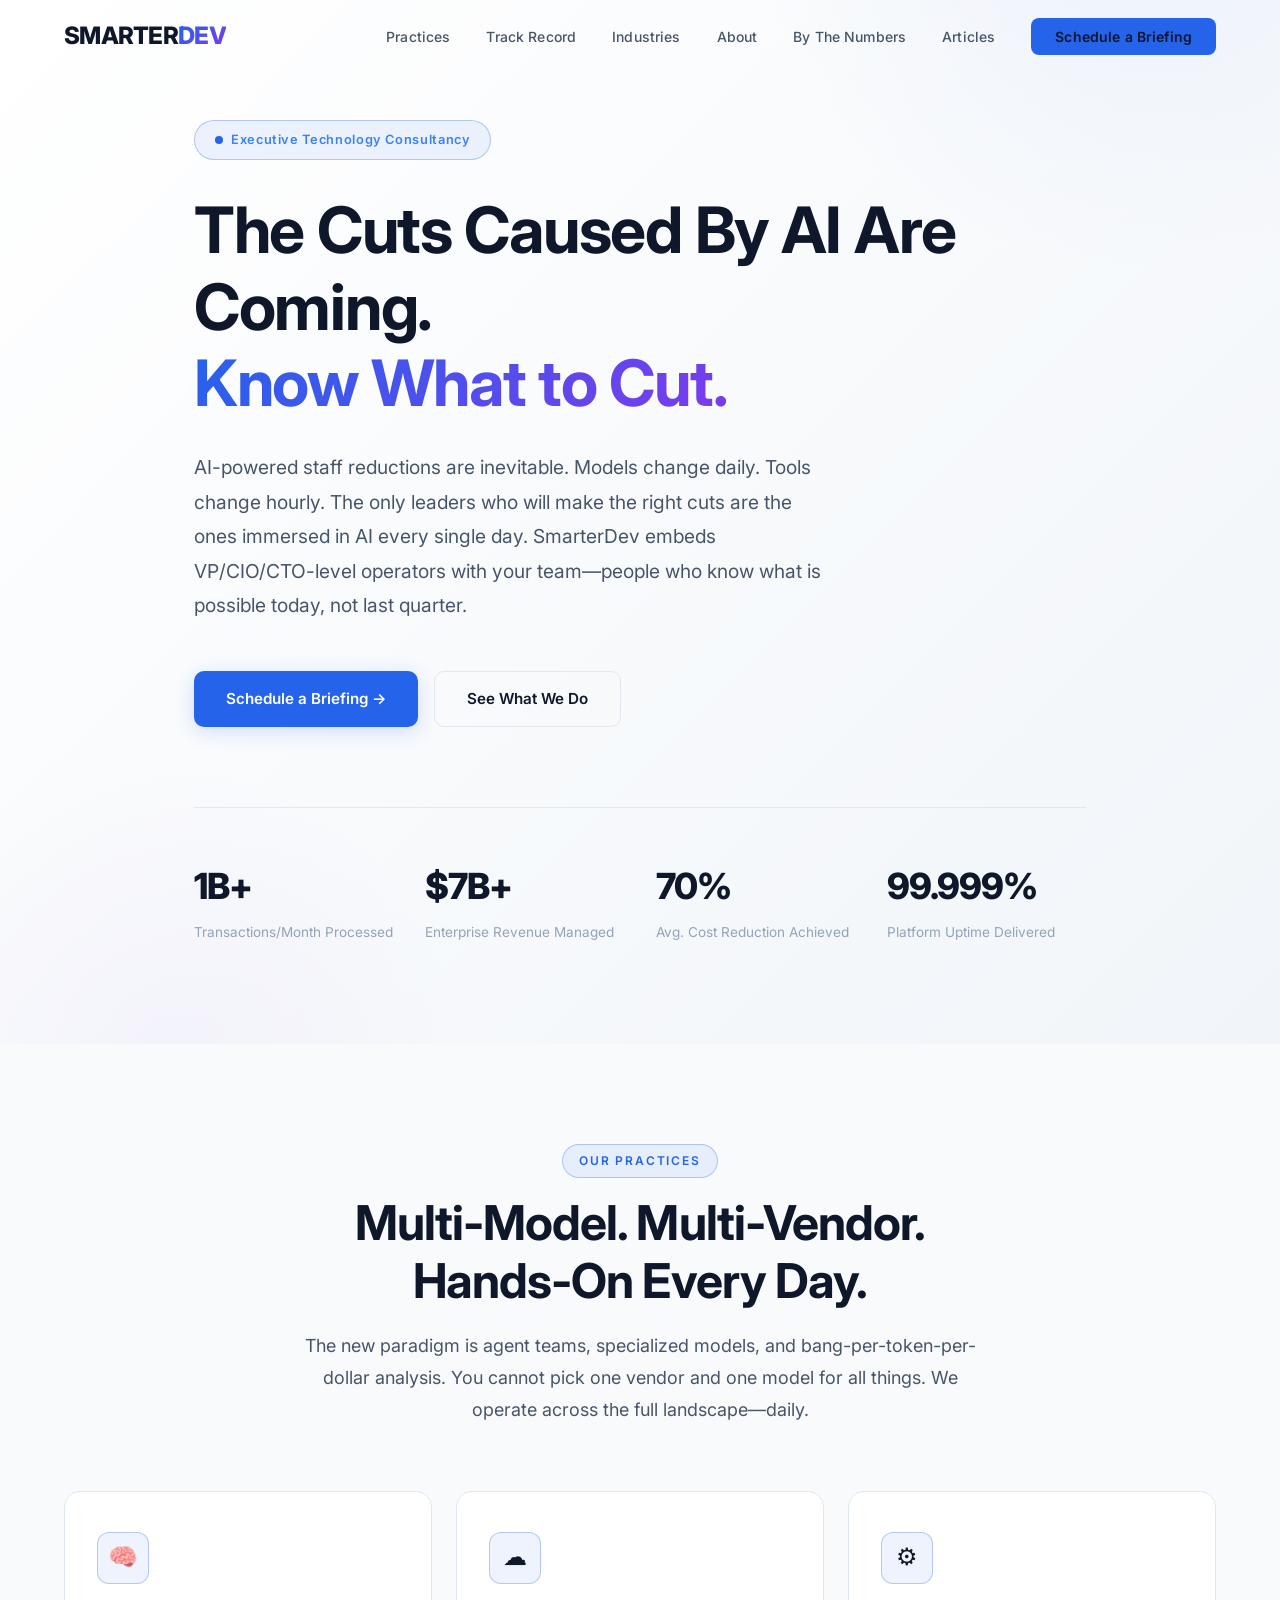
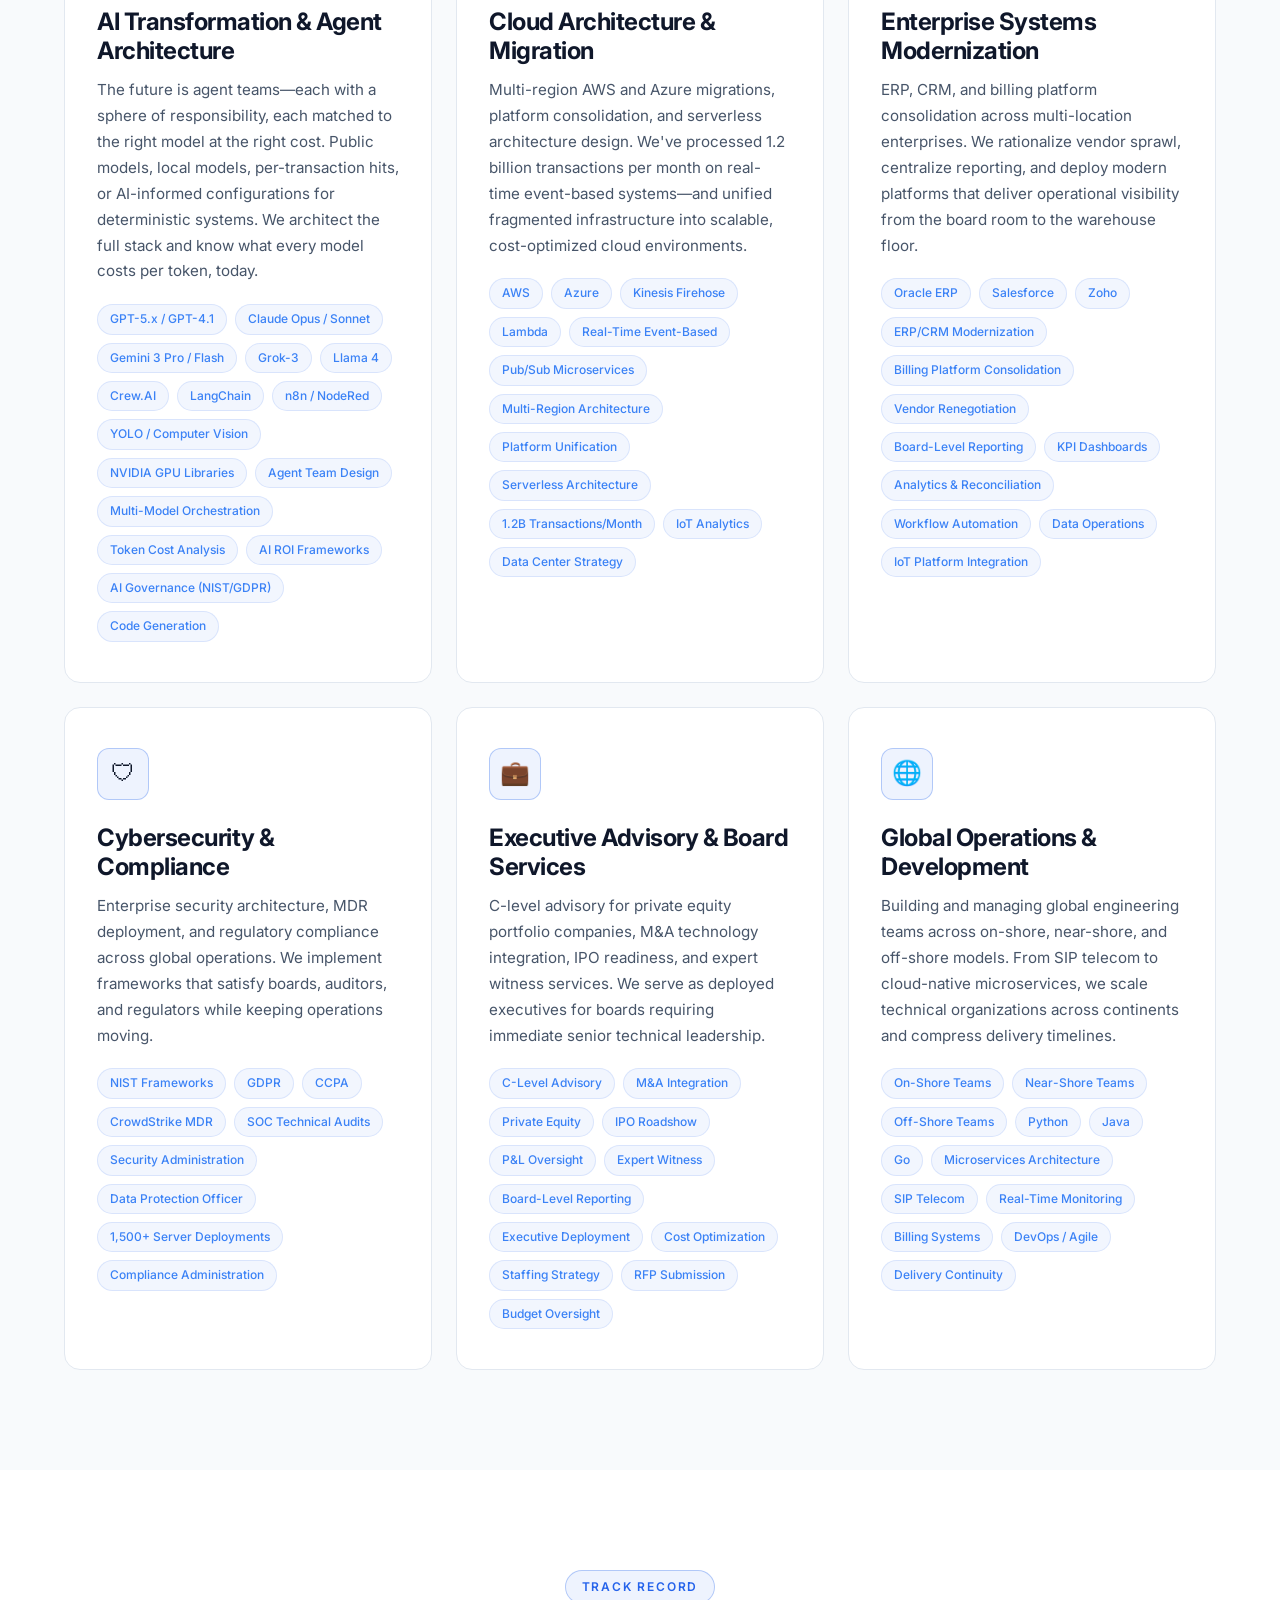
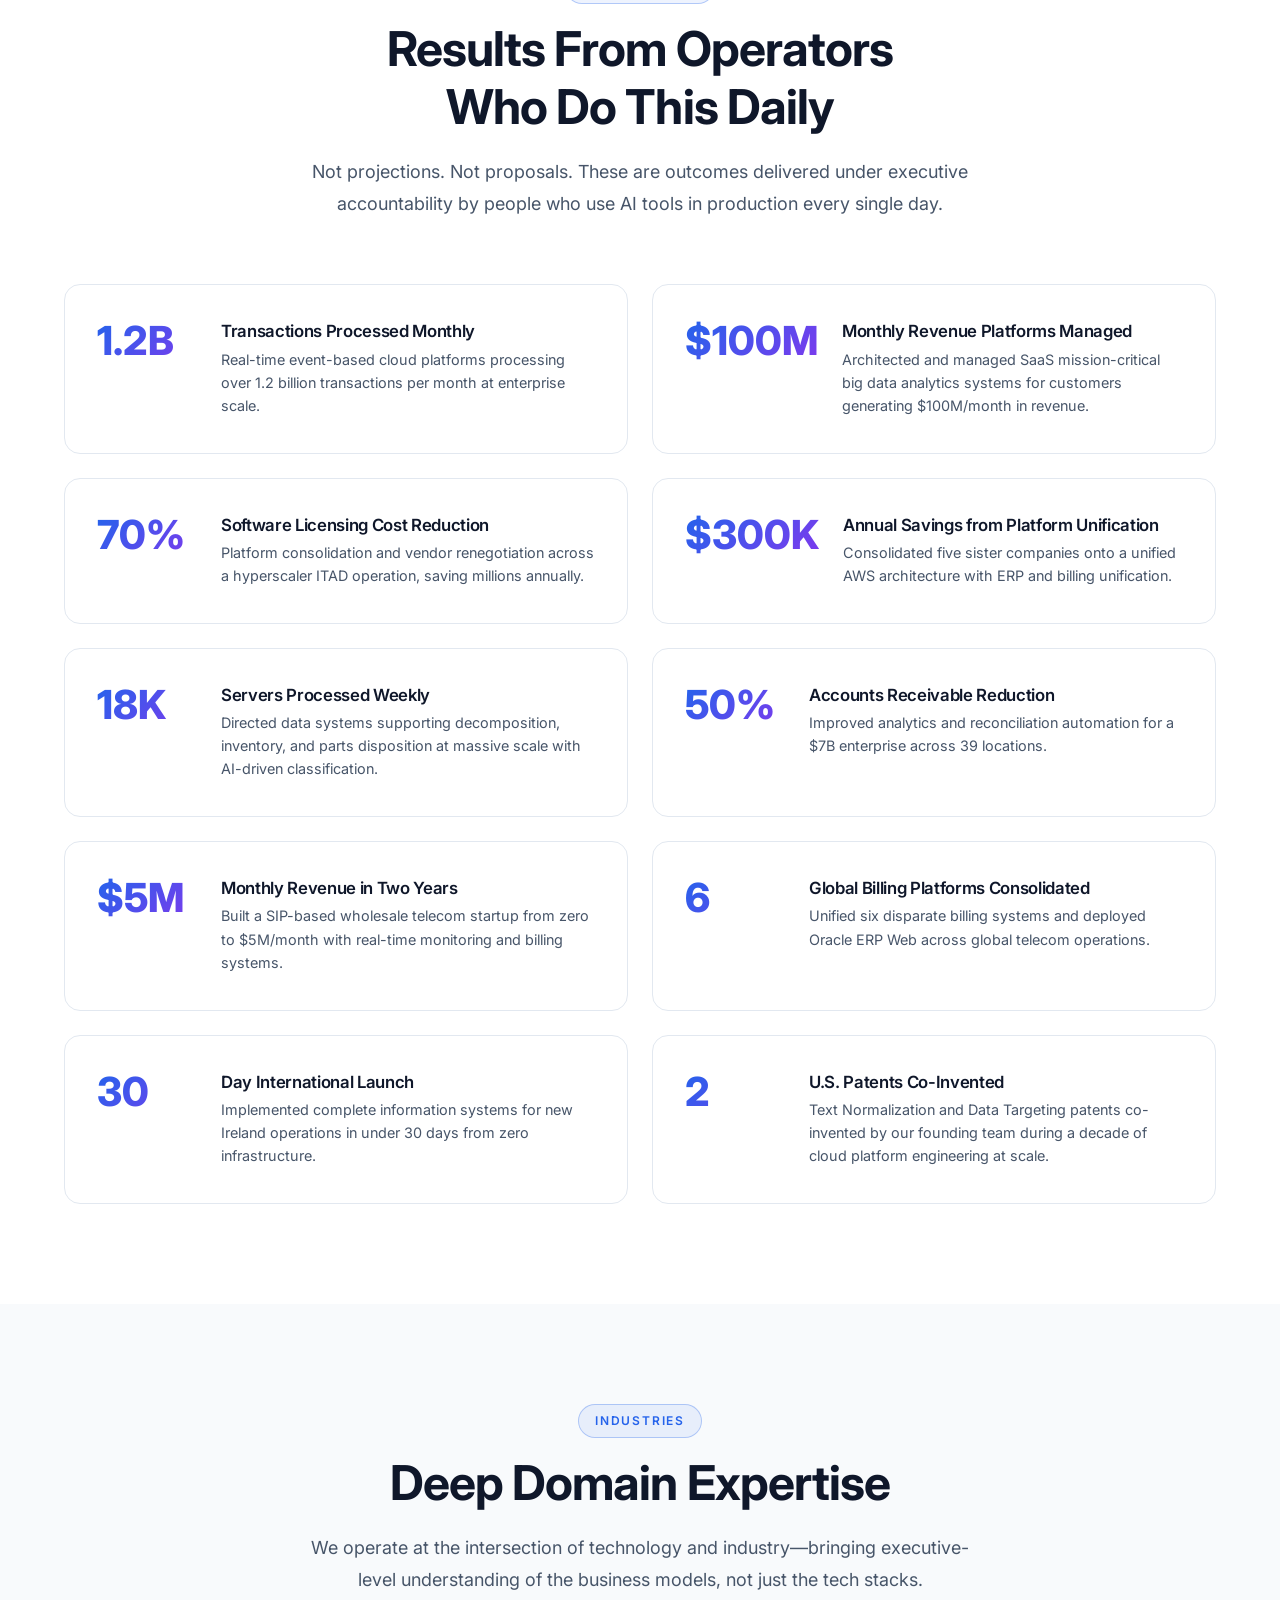
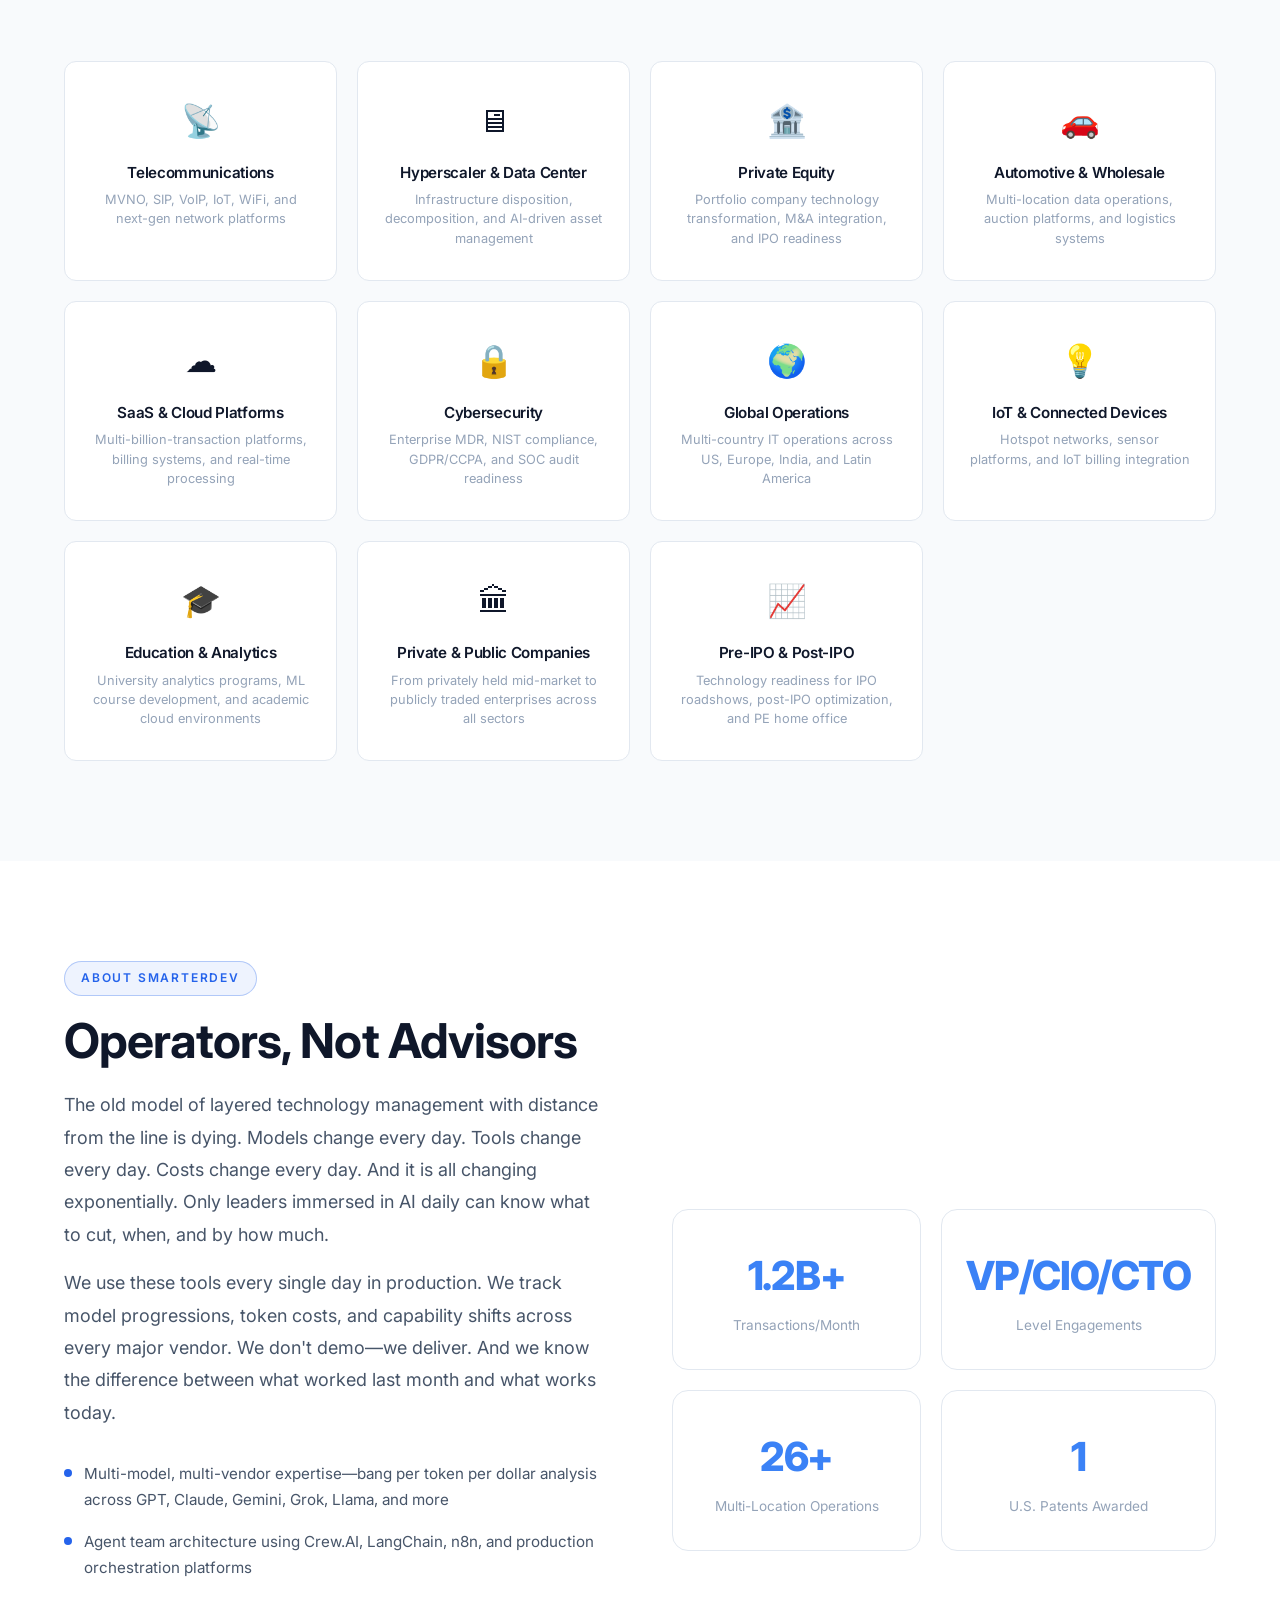
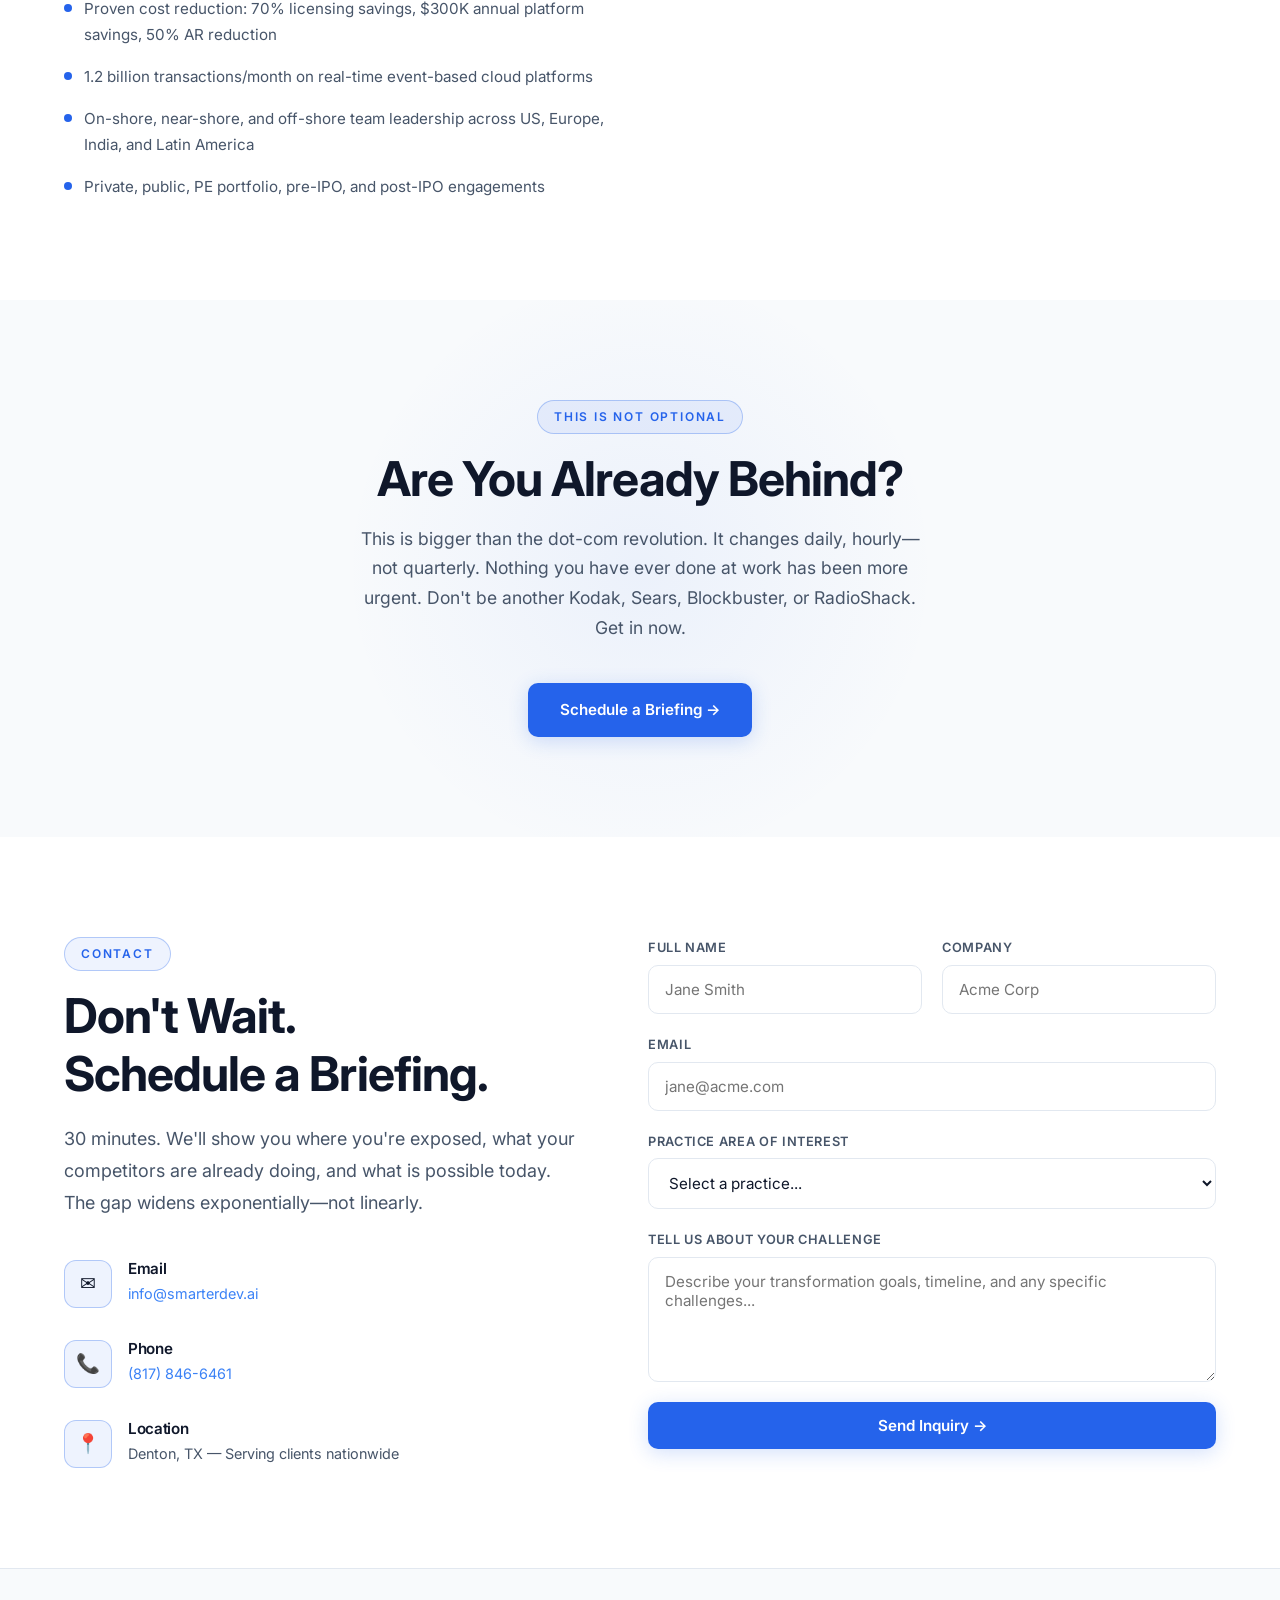
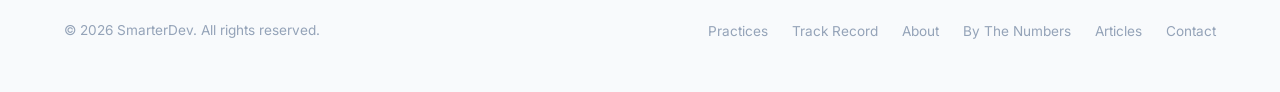
<file: index.html>
<!DOCTYPE html>
<html lang="en">
<head>
  <meta charset="UTF-8">
  <meta name="viewport" content="width=device-width, initial-scale=1.0">
  <title>SmarterDev.ai | AI Transformation &amp; Executive Technology Consultancy</title>
  <meta name="description" content="Staff reductions are coming. Models change daily. SmarterDev delivers hands-on AI transformation leadership from operators immersed in AI tools every day&mdash;not consultants with slide decks.">
  <link rel="preconnect" href="https://fonts.googleapis.com">
  <link rel="preconnect" href="https://fonts.gstatic.com" crossorigin>
  <link href="https://fonts.googleapis.com/css2?family=Inter:wght@400;500;600;700;800&display=swap" rel="stylesheet">
  <link rel="stylesheet" href="css/style.css">
</head>
<body>

  <!-- ============ NAVIGATION ============ -->
  <nav class="nav">
    <div class="container">
      <a href="#" class="nav-logo">SMARTER<span>DEV</span></a>
      <ul class="nav-links">
        <li><a href="#practices">Practices</a></li>
        <li><a href="#results">Track Record</a></li>
        <li><a href="#industries">Industries</a></li>
        <li><a href="#about">About</a></li>
        <li><a href="by-the-numbers/">By The Numbers</a></li>
        <li><a href="articles.html">Articles</a></li>
        <li><a href="#contact" class="nav-cta">Schedule a Briefing</a></li>
      </ul>
      <button class="nav-toggle" aria-label="Toggle menu">
        <span></span><span></span><span></span>
      </button>
    </div>
  </nav>

  <!-- ============ HERO ============ -->
  <section class="hero" id="hero">
    <div class="container">
      <div class="hero-content fade-up">
        <div class="hero-badge">Executive Technology Consultancy</div>
        <h1>The Cuts Caused By AI Are Coming.<br><span class="gradient-text">Know What to Cut.</span></h1>
        <p class="hero-description">
          AI-powered staff reductions are inevitable. Models change daily. Tools change hourly.
          The only leaders who will make the right cuts are the ones immersed in AI every single day.
          SmarterDev embeds VP/CIO/CTO-level operators with your team&mdash;people who know what
          is possible today, not last quarter.
        </p>
        <div class="hero-actions">
          <a href="#contact" class="btn btn-primary">Schedule a Briefing &rarr;</a>
          <a href="#practices" class="btn btn-outline">See What We Do</a>
        </div>
      </div>
      <div class="hero-metrics fade-up">
        <div class="metric">
          <div class="metric-value" data-count="1.2" data-suffix="B+">0B+</div>
          <div class="metric-label">Transactions/Month Processed</div>
        </div>
        <div class="metric">
          <div class="metric-value" data-count="7" data-suffix="B+" data-prefix="$">$0B+</div>
          <div class="metric-label">Enterprise Revenue Managed</div>
        </div>
        <div class="metric">
          <div class="metric-value" data-count="70" data-suffix="%">0%</div>
          <div class="metric-label">Avg. Cost Reduction Achieved</div>
        </div>
        <div class="metric">
          <div class="metric-value">99.999%</div>
          <div class="metric-label">Platform Uptime Delivered</div>
        </div>
      </div>
    </div>
  </section>

  <!-- ============ PRACTICES ============ -->
  <section class="practices" id="practices">
    <div class="container">
      <div class="section-header center fade-up">
        <span class="section-label">Our Practices</span>
        <h2 class="section-title">Multi-Model. Multi-Vendor.<br>Hands-On Every Day.</h2>
        <p class="section-subtitle">
          The new paradigm is agent teams, specialized models, and bang-per-token-per-dollar analysis.
          You cannot pick one vendor and one model for all things. We operate across the full landscape&mdash;daily.
        </p>
      </div>

      <div class="practices-grid">

        <!-- Practice 1: AI Transformation -->
        <div class="practice-card fade-up">
          <div class="practice-icon">&#x1F9E0;</div>
          <h3>AI Transformation &amp; Agent Architecture</h3>
          <p>
            The future is agent teams&mdash;each with a sphere of responsibility, each matched to the
            right model at the right cost. Public models, local models, per-transaction hits, or
            AI-informed configurations for deterministic systems. We architect the full stack
            and know what every model costs per token, today.
          </p>
          <ul class="practice-capabilities">
            <li>GPT-5.x / GPT-4.1</li>
            <li>Claude Opus / Sonnet</li>
            <li>Gemini 3 Pro / Flash</li>
            <li>Grok-3</li>
            <li>Llama 4</li>
            <li>Crew.AI</li>
            <li>LangChain</li>
            <li>n8n / NodeRed</li>
            <li>YOLO / Computer Vision</li>
            <li>NVIDIA GPU Libraries</li>
            <li>Agent Team Design</li>
            <li>Multi-Model Orchestration</li>
            <li>Token Cost Analysis</li>
            <li>AI ROI Frameworks</li>
            <li>AI Governance (NIST/GDPR)</li>
            <li>Code Generation</li>
          </ul>
        </div>

        <!-- Practice 2: Cloud & Infrastructure -->
        <div class="practice-card fade-up">
          <div class="practice-icon">&#x2601;</div>
          <h3>Cloud Architecture &amp; Migration</h3>
          <p>
            Multi-region AWS and Azure migrations, platform consolidation, and serverless
            architecture design. We've processed 1.2 billion transactions per month on
            real-time event-based systems&mdash;and unified fragmented infrastructure into
            scalable, cost-optimized cloud environments.
          </p>
          <ul class="practice-capabilities">
            <li>AWS</li>
            <li>Azure</li>
            <li>Kinesis Firehose</li>
            <li>Lambda</li>
            <li>Real-Time Event-Based</li>
            <li>Pub/Sub Microservices</li>
            <li>Multi-Region Architecture</li>
            <li>Platform Unification</li>
            <li>Serverless Architecture</li>
            <li>1.2B Transactions/Month</li>
            <li>IoT Analytics</li>
            <li>Data Center Strategy</li>
          </ul>
        </div>

        <!-- Practice 3: Enterprise Systems -->
        <div class="practice-card fade-up">
          <div class="practice-icon">&#x2699;</div>
          <h3>Enterprise Systems Modernization</h3>
          <p>
            ERP, CRM, and billing platform consolidation across multi-location enterprises.
            We rationalize vendor sprawl, centralize reporting, and deploy modern platforms
            that deliver operational visibility from the board room to the warehouse floor.
          </p>
          <ul class="practice-capabilities">
            <li>Oracle ERP</li>
            <li>Salesforce</li>
            <li>Zoho</li>
            <li>ERP/CRM Modernization</li>
            <li>Billing Platform Consolidation</li>
            <li>Vendor Renegotiation</li>
            <li>Board-Level Reporting</li>
            <li>KPI Dashboards</li>
            <li>Analytics &amp; Reconciliation</li>
            <li>Workflow Automation</li>
            <li>Data Operations</li>
            <li>IoT Platform Integration</li>
          </ul>
        </div>

        <!-- Practice 4: Cybersecurity -->
        <div class="practice-card fade-up">
          <div class="practice-icon">&#x1F6E1;</div>
          <h3>Cybersecurity &amp; Compliance</h3>
          <p>
            Enterprise security architecture, MDR deployment, and regulatory compliance
            across global operations. We implement frameworks that satisfy boards, auditors,
            and regulators while keeping operations moving.
          </p>
          <ul class="practice-capabilities">
            <li>NIST Frameworks</li>
            <li>GDPR</li>
            <li>CCPA</li>
            <li>CrowdStrike MDR</li>
            <li>SOC Technical Audits</li>
            <li>Security Administration</li>
            <li>Data Protection Officer</li>
            <li>1,500+ Server Deployments</li>
            <li>Compliance Administration</li>
          </ul>
        </div>

        <!-- Practice 5: Executive Advisory -->
        <div class="practice-card fade-up">
          <div class="practice-icon">&#x1F4BC;</div>
          <h3>Executive Advisory &amp; Board Services</h3>
          <p>
            C-level advisory for private equity portfolio companies, M&amp;A technology
            integration, IPO readiness, and expert witness services. We serve as deployed
            executives for boards requiring immediate senior technical leadership.
          </p>
          <ul class="practice-capabilities">
            <li>C-Level Advisory</li>
            <li>M&amp;A Integration</li>
            <li>Private Equity</li>
            <li>IPO Roadshow</li>
            <li>P&amp;L Oversight</li>
            <li>Expert Witness</li>
            <li>Board-Level Reporting</li>
            <li>Executive Deployment</li>
            <li>Cost Optimization</li>
            <li>Staffing Strategy</li>
            <li>RFP Submission</li>
            <li>Budget Oversight</li>
          </ul>
        </div>

        <!-- Practice 6: Global Operations -->
        <div class="practice-card fade-up">
          <div class="practice-icon">&#x1F310;</div>
          <h3>Global Operations &amp; Development</h3>
          <p>
            Building and managing global engineering teams across on-shore, near-shore,
            and off-shore models. From SIP telecom to cloud-native microservices,
            we scale technical organizations across continents and compress delivery timelines.
          </p>
          <ul class="practice-capabilities">
            <li>On-Shore Teams</li>
            <li>Near-Shore Teams</li>
            <li>Off-Shore Teams</li>
            <li>Python</li>
            <li>Java</li>
            <li>Go</li>
            <li>Microservices Architecture</li>
            <li>SIP Telecom</li>
            <li>Real-Time Monitoring</li>
            <li>Billing Systems</li>
            <li>DevOps / Agile</li>
            <li>Delivery Continuity</li>
          </ul>
        </div>

      </div>
    </div>
  </section>

  <!-- ============ TRACK RECORD ============ -->
  <section class="results" id="results">
    <div class="container">
      <div class="section-header center fade-up">
        <span class="section-label">Track Record</span>
        <h2 class="section-title">Results From Operators<br>Who Do This Daily</h2>
        <p class="section-subtitle">
          Not projections. Not proposals. These are outcomes delivered under executive accountability
          by people who use AI tools in production every single day.
        </p>
      </div>

      <div class="results-grid">
        <div class="result-card fade-up">
          <div class="result-stat">1.2B</div>
          <div class="result-content">
            <h4>Transactions Processed Monthly</h4>
            <p>Real-time event-based cloud platforms processing over 1.2 billion transactions per month at enterprise scale.</p>
          </div>
        </div>
        <div class="result-card fade-up">
          <div class="result-stat">$100M</div>
          <div class="result-content">
            <h4>Monthly Revenue Platforms Managed</h4>
            <p>Architected and managed SaaS mission-critical big data analytics systems for customers generating $100M/month in revenue.</p>
          </div>
        </div>
        <div class="result-card fade-up">
          <div class="result-stat">70%</div>
          <div class="result-content">
            <h4>Software Licensing Cost Reduction</h4>
            <p>Platform consolidation and vendor renegotiation across a hyperscaler ITAD operation, saving millions annually.</p>
          </div>
        </div>
        <div class="result-card fade-up">
          <div class="result-stat">$300K</div>
          <div class="result-content">
            <h4>Annual Savings from Platform Unification</h4>
            <p>Consolidated five sister companies onto a unified AWS architecture with ERP and billing unification.</p>
          </div>
        </div>
        <div class="result-card fade-up">
          <div class="result-stat">18K</div>
          <div class="result-content">
            <h4>Servers Processed Weekly</h4>
            <p>Directed data systems supporting decomposition, inventory, and parts disposition at massive scale with AI-driven classification.</p>
          </div>
        </div>
        <div class="result-card fade-up">
          <div class="result-stat">50%</div>
          <div class="result-content">
            <h4>Accounts Receivable Reduction</h4>
            <p>Improved analytics and reconciliation automation for a $7B enterprise across 39 locations.</p>
          </div>
        </div>
        <div class="result-card fade-up">
          <div class="result-stat">$5M</div>
          <div class="result-content">
            <h4>Monthly Revenue in Two Years</h4>
            <p>Built a SIP-based wholesale telecom startup from zero to $5M/month with real-time monitoring and billing systems.</p>
          </div>
        </div>
        <div class="result-card fade-up">
          <div class="result-stat">6</div>
          <div class="result-content">
            <h4>Global Billing Platforms Consolidated</h4>
            <p>Unified six disparate billing systems and deployed Oracle ERP Web across global telecom operations.</p>
          </div>
        </div>
        <div class="result-card fade-up">
          <div class="result-stat">30</div>
          <div class="result-content">
            <h4>Day International Launch</h4>
            <p>Implemented complete information systems for new Ireland operations in under 30 days from zero infrastructure.</p>
          </div>
        </div>
        <div class="result-card fade-up">
          <div class="result-stat">2</div>
          <div class="result-content">
            <h4>U.S. Patents Co-Invented</h4>
            <p>Text Normalization and Data Targeting patents co-invented by our founding team during a decade of cloud platform engineering at scale.</p>
          </div>
        </div>
      </div>
    </div>
  </section>

  <!-- ============ INDUSTRIES ============ -->
  <section class="industries" id="industries">
    <div class="container">
      <div class="section-header center fade-up">
        <span class="section-label">Industries</span>
        <h2 class="section-title">Deep Domain Expertise</h2>
        <p class="section-subtitle">
          We operate at the intersection of technology and industry&mdash;bringing executive-level
          understanding of the business models, not just the tech stacks.
        </p>
      </div>

      <div class="industries-grid">
        <div class="industry-card fade-up">
          <div class="industry-icon">&#x1F4E1;</div>
          <h4>Telecommunications</h4>
          <p>MVNO, SIP, VoIP, IoT, WiFi, and next-gen network platforms</p>
        </div>
        <div class="industry-card fade-up">
          <div class="industry-icon">&#x1F5A5;</div>
          <h4>Hyperscaler &amp; Data Center</h4>
          <p>Infrastructure disposition, decomposition, and AI-driven asset management</p>
        </div>
        <div class="industry-card fade-up">
          <div class="industry-icon">&#x1F3E6;</div>
          <h4>Private Equity</h4>
          <p>Portfolio company technology transformation, M&amp;A integration, and IPO readiness</p>
        </div>
        <div class="industry-card fade-up">
          <div class="industry-icon">&#x1F697;</div>
          <h4>Automotive &amp; Wholesale</h4>
          <p>Multi-location data operations, auction platforms, and logistics systems</p>
        </div>
        <div class="industry-card fade-up">
          <div class="industry-icon">&#x2601;</div>
          <h4>SaaS &amp; Cloud Platforms</h4>
          <p>Multi-billion-transaction platforms, billing systems, and real-time processing</p>
        </div>
        <div class="industry-card fade-up">
          <div class="industry-icon">&#x1F512;</div>
          <h4>Cybersecurity</h4>
          <p>Enterprise MDR, NIST compliance, GDPR/CCPA, and SOC audit readiness</p>
        </div>
        <div class="industry-card fade-up">
          <div class="industry-icon">&#x1F30D;</div>
          <h4>Global Operations</h4>
          <p>Multi-country IT operations across US, Europe, India, and Latin America</p>
        </div>
        <div class="industry-card fade-up">
          <div class="industry-icon">&#x1F4A1;</div>
          <h4>IoT &amp; Connected Devices</h4>
          <p>Hotspot networks, sensor platforms, and IoT billing integration</p>
        </div>
        <div class="industry-card fade-up">
          <div class="industry-icon">&#x1F393;</div>
          <h4>Education &amp; Analytics</h4>
          <p>University analytics programs, ML course development, and academic cloud environments</p>
        </div>
        <div class="industry-card fade-up">
          <div class="industry-icon">&#x1F3DB;</div>
          <h4>Private &amp; Public Companies</h4>
          <p>From privately held mid-market to publicly traded enterprises across all sectors</p>
        </div>
        <div class="industry-card fade-up">
          <div class="industry-icon">&#x1F4C8;</div>
          <h4>Pre-IPO &amp; Post-IPO</h4>
          <p>Technology readiness for IPO roadshows, post-IPO optimization, and PE home office</p>
        </div>
      </div>
    </div>
  </section>

  <!-- ============ ABOUT ============ -->
  <section class="about" id="about">
    <div class="container">
      <div class="about-grid">
        <div class="fade-up">
          <span class="section-label">About SmarterDev</span>
          <h2 class="section-title">Operators, Not Advisors</h2>
          <p class="section-subtitle">
            The old model of layered technology management with distance from the line is dying.
            Models change every day. Tools change every day. Costs change every day. And it is all
            changing exponentially. Only leaders immersed in AI daily can know what to cut, when,
            and by how much.
          </p>
          <p class="section-subtitle" style="margin-top: 16px;">
            We use these tools every single day in production. We track model progressions, token costs,
            and capability shifts across every major vendor. We don't demo&mdash;we deliver. And we know
            the difference between what worked last month and what works today.
          </p>
          <ul class="about-highlights" style="margin-top: 32px;">
            <li>Multi-model, multi-vendor expertise&mdash;bang per token per dollar analysis across GPT, Claude, Gemini, Grok, Llama, and more</li>
            <li>Agent team architecture using Crew.AI, LangChain, n8n, and production orchestration platforms</li>
            <li>Proven cost reduction: 70% licensing savings, $300K annual platform savings, 50% AR reduction</li>
            <li>1.2 billion transactions/month on real-time event-based cloud platforms</li>
            <li>On-shore, near-shore, and off-shore team leadership across US, Europe, India, and Latin America</li>
            <li>Private, public, PE portfolio, pre-IPO, and post-IPO engagements</li>
          </ul>
        </div>
        <div class="about-stats fade-up">
          <div class="about-stat">
            <div class="about-stat-value">1.2B+</div>
            <div class="about-stat-label">Transactions/Month</div>
          </div>
          <div class="about-stat">
            <div class="about-stat-value">VP/CIO/CTO</div>
            <div class="about-stat-label">Level Engagements</div>
          </div>
          <div class="about-stat">
            <div class="about-stat-value" data-count="39" data-suffix="+">0+</div>
            <div class="about-stat-label">Multi-Location Operations</div>
          </div>
          <div class="about-stat">
            <div class="about-stat-value" data-count="2" data-suffix="">0</div>
            <div class="about-stat-label">U.S. Patents Awarded</div>
          </div>
        </div>
      </div>
    </div>
  </section>

  <!-- ============ CTA BANNER ============ -->
  <section class="cta-banner">
    <div class="container">
      <div class="cta-inner fade-up">
        <span class="section-label">This Is Not Optional</span>
        <h2>Are You Already Behind?</h2>
        <p>
          This is bigger than the dot-com revolution. It changes daily, hourly&mdash;not quarterly.
          Nothing you have ever done at work has been more urgent. Don't be another
          Kodak, Sears, Blockbuster, or RadioShack. Get in now.
        </p>
        <a href="#contact" class="btn btn-primary">Schedule a Briefing &rarr;</a>
      </div>
    </div>
  </section>

  <!-- ============ CONTACT ============ -->
  <section class="contact" id="contact">
    <div class="container">
      <div class="contact-grid">
        <div class="fade-up">
          <span class="section-label">Contact</span>
          <h2 class="section-title">Don't Wait.<br>Schedule a Briefing.</h2>
          <p class="section-subtitle" style="margin-bottom: 40px;">
            30 minutes. We'll show you where you're exposed, what your competitors are already doing,
            and what is possible today. The gap widens exponentially&mdash;not linearly.
          </p>
          <div class="contact-info">
            <div class="contact-item">
              <div class="contact-item-icon">&#x2709;</div>
              <div>
                <h4>Email</h4>
                <p><a href="mailto:info@smarterdev.ai">info@smarterdev.ai</a></p>
              </div>
            </div>
            <div class="contact-item">
              <div class="contact-item-icon">&#x1F4DE;</div>
              <div>
                <h4>Phone</h4>
                <p><a href="tel:+18178466461">(817) 846-6461</a></p>
              </div>
            </div>
            <div class="contact-item">
              <div class="contact-item-icon">&#x1F4CD;</div>
              <div>
                <h4>Location</h4>
                <p>Denton, TX &mdash; Serving clients nationwide</p>
              </div>
            </div>
          </div>
        </div>
        <div class="fade-up">
          <form class="contact-form" id="contact-form">
            <div class="form-row">
              <div class="form-group">
                <label for="name">Full Name</label>
                <input type="text" id="name" name="name" placeholder="Jane Smith" required>
              </div>
              <div class="form-group">
                <label for="company">Company</label>
                <input type="text" id="company" name="company" placeholder="Acme Corp">
              </div>
            </div>
            <div class="form-group">
              <label for="email">Email</label>
              <input type="email" id="email" name="email" placeholder="jane@acme.com" required>
            </div>
            <div class="form-group">
              <label for="service">Practice Area of Interest</label>
              <select id="service" name="service">
                <option value="">Select a practice...</option>
                <option value="AI Transformation">AI Transformation &amp; Modernization</option>
                <option value="Cloud Architecture">Cloud Architecture &amp; Migration</option>
                <option value="Enterprise Systems">Enterprise Systems Modernization</option>
                <option value="Cybersecurity">Cybersecurity &amp; Compliance</option>
                <option value="Executive Advisory">Executive Advisory &amp; Board Services</option>
                <option value="Global Operations">Global Operations &amp; Development</option>
                <option value="General">General Inquiry</option>
              </select>
            </div>
            <div class="form-group">
              <label for="message">Tell Us About Your Challenge</label>
              <textarea id="message" name="message" placeholder="Describe your transformation goals, timeline, and any specific challenges..." rows="5"></textarea>
            </div>
            <button type="submit" class="btn btn-primary" style="width: 100%; justify-content: center;">Send Inquiry &rarr;</button>
          </form>
        </div>
      </div>
    </div>
  </section>

  <!-- ============ FOOTER ============ -->
  <footer class="footer">
    <div class="container">
      <p class="footer-text">&copy; 2026 SmarterDev. All rights reserved.</p>
      <ul class="footer-links">
        <li><a href="#practices">Practices</a></li>
        <li><a href="#results">Track Record</a></li>
        <li><a href="#about">About</a></li>
        <li><a href="by-the-numbers/">By The Numbers</a></li>
        <li><a href="articles.html">Articles</a></li>
        <li><a href="#contact">Contact</a></li>
      </ul>
    </div>
  </footer>

  <script src="js/main.js"></script>
</body>
</html>
</file>
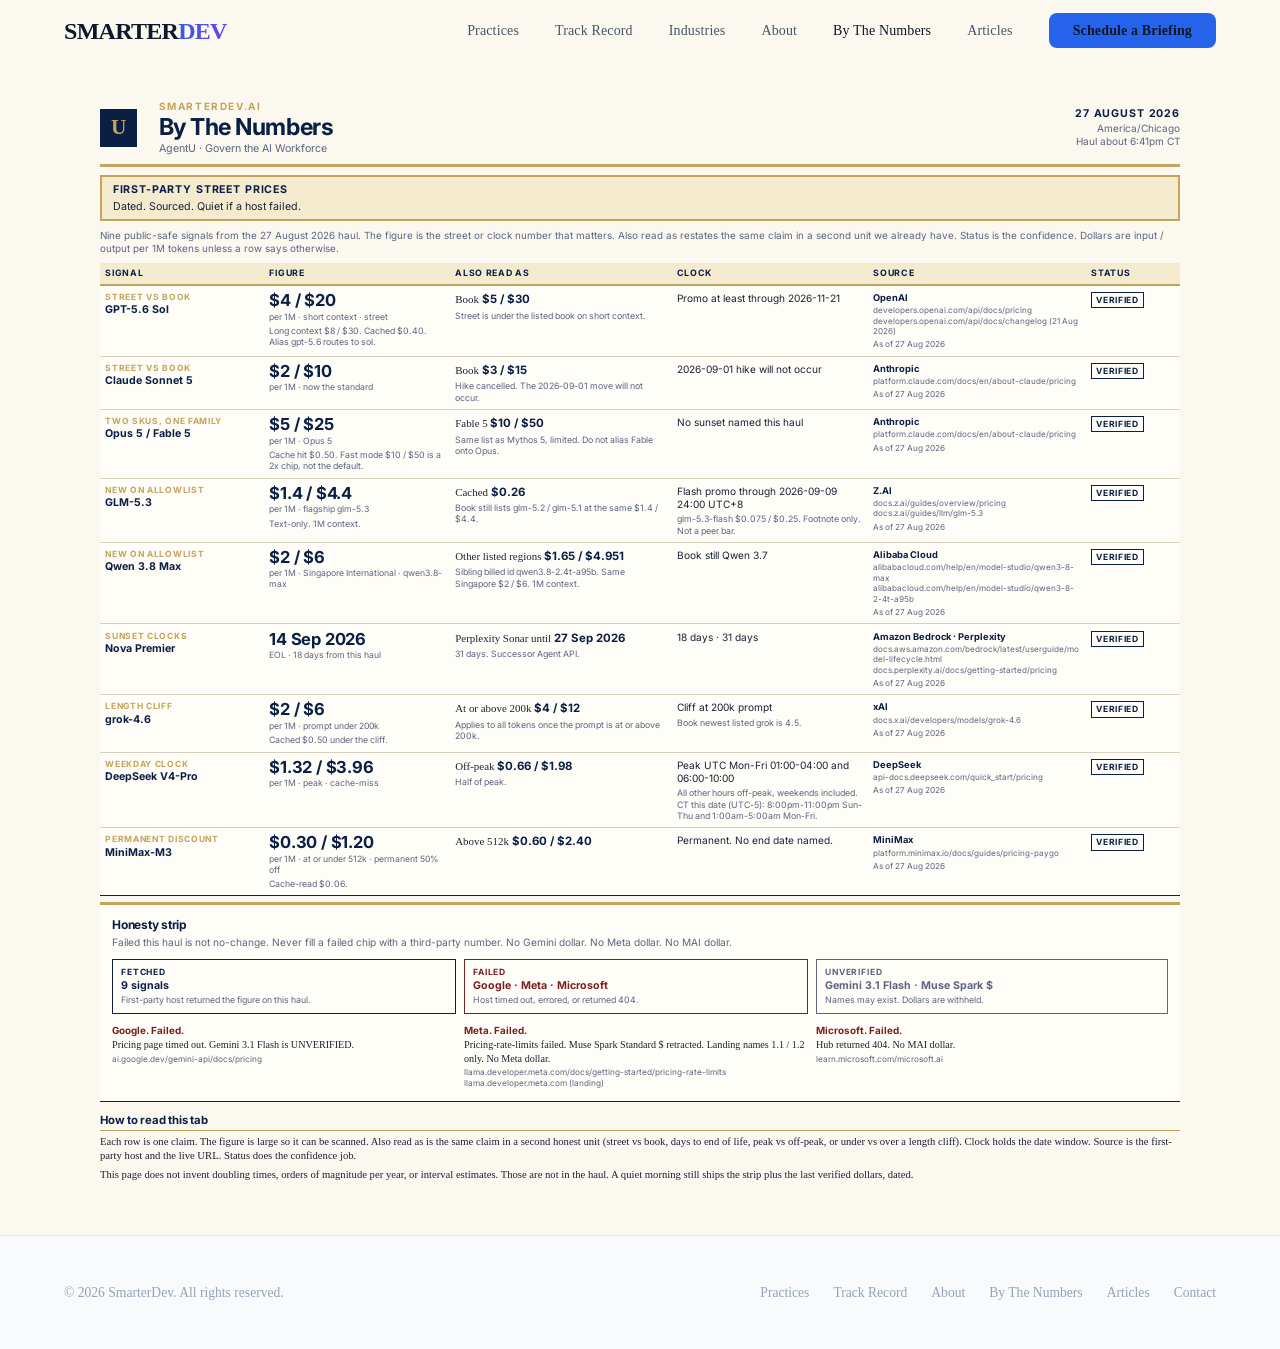
<file: by-the-numbers/index.html>
<!DOCTYPE html>
<html lang="en">
<head>
  <meta charset="UTF-8">
  <meta name="viewport" content="width=device-width, initial-scale=1.0">
  <title>By The Numbers | SmarterDev.ai</title>
  <meta name="description" content="Nine public-safe first-party street prices from the 27 August 2026 haul. Dated. Sourced. Quiet if a host failed.">
  <link rel="preconnect" href="https://fonts.googleapis.com">
  <link rel="preconnect" href="https://fonts.gstatic.com" crossorigin>
  <link href="https://fonts.googleapis.com/css2?family=Inter:wght@400;500;600;700;800&display=swap" rel="stylesheet">
  <link rel="stylesheet" href="../css/style.css">
  <style>
  * { box-sizing: border-box; }
  html, body { margin: 0; padding: 0; background: #FBF8F0; }
  body {
    font-family: Georgia, "Times New Roman", Times, serif;
    font-size: 8.4pt;
    line-height: 1.28;
    color: #1C2135;
    background: #FBF8F0;
  }

  .mast {
    display: table;
    width: 100%;
    margin: 0 0 6pt 0;
    padding: 0 0 6pt 0;
    border-bottom: 2.5pt solid #C4A35A;
  }
  .mast-mark {
    display: table-cell;
    width: 34pt;
    vertical-align: middle;
  }
  .mark {
    width: 28pt;
    height: 28pt;
    background: #0A1F44;
    color: #C4A35A;
    font-family: Georgia, "Times New Roman", Times, serif;
    font-weight: 700;
    font-size: 16pt;
    line-height: 28pt;
    text-align: center;
  }
  .mast-copy {
    display: table-cell;
    vertical-align: middle;
    padding-left: 10pt;
  }
  .house {
    font-family: Inter, system-ui, Arial, Helvetica, sans-serif;
    font-size: 7.5pt;
    font-weight: 700;
    letter-spacing: 0.16em;
    text-transform: uppercase;
    color: #C4A35A;
    margin: 0 0 1pt 0;
  }
  .mast h1 {
    font-family: Inter, system-ui, Arial, Helvetica, sans-serif;
    font-size: 17.5pt;
    font-weight: 700;
    color: #0A1F44;
    margin: 0;
    line-height: 1.1;
    border: 0;
    padding: 0;
  }
  .mast .sub {
    font-family: Inter, system-ui, Arial, Helvetica, sans-serif;
    font-size: 8pt;
    color: #5C6480;
    margin: 2pt 0 0 0;
  }
  .mast-meta {
    display: table-cell;
    width: 38%;
    vertical-align: middle;
    text-align: right;
    font-family: Inter, system-ui, Arial, Helvetica, sans-serif;
    font-size: 7.5pt;
    color: #5C6480;
    line-height: 1.35;
  }
  .mast-meta strong {
    display: block;
    color: #0A1F44;
    letter-spacing: 0.08em;
    text-transform: uppercase;
    font-size: 8pt;
  }

  .stamp {
    font-family: Inter, system-ui, Arial, Helvetica, sans-serif;
    border: 1.75pt solid #C4A35A;
    background: #F4EBCF;
    color: #0A1F44;
    padding: 4.5pt 8pt;
    margin: 0 0 6pt 0;
  }
  .stamp .banner {
    font-size: 8pt;
    font-weight: 700;
    letter-spacing: 0.12em;
    text-transform: uppercase;
    margin: 0 0 2pt 0;
    color: #0A1F44;
  }
  .stamp p { margin: 0; font-size: 8pt; color: #1C2135; line-height: 1.3; }

  .key {
    font-family: Inter, system-ui, Arial, Helvetica, sans-serif;
    font-size: 7.4pt;
    color: #5C6480;
    margin: 0 0 6pt 0;
    line-height: 1.32;
  }

  table.ref {
    width: 100%;
    border-collapse: collapse;
    table-layout: fixed;
    background: #FFFdf8;
    page-break-inside: auto;
  }
  table.ref thead { display: table-header-group; }
  table.ref th {
    font-family: Inter, system-ui, Arial, Helvetica, sans-serif;
    font-size: 6.6pt;
    font-weight: 700;
    letter-spacing: 0.08em;
    text-transform: uppercase;
    color: #0A1F44;
    text-align: left;
    vertical-align: bottom;
    padding: 3pt 4pt 4pt 4pt;
    border-bottom: 1.5pt solid #C4A35A;
    background: #F4EBCF;
  }
  table.ref td {
    font-family: Georgia, "Times New Roman", Times, serif;
    font-size: 7.8pt;
    color: #1C2135;
    vertical-align: top;
    padding: 4.6pt 4pt 4.6pt 4pt;
    border-bottom: 0.4pt solid #D8D0BC;
    page-break-inside: avoid;
  }
  table.ref tbody tr { page-break-inside: avoid; }
  table.ref tbody tr:last-child td { border-bottom: 1.25pt solid #0A1F44; }

  col.signal { width: 15.2%; }
  col.figure { width: 17.2%; }
  col.also { width: 20.5%; }
  col.clock { width: 18.2%; }
  col.source { width: 20.2%; }
  col.status { width: 8.7%; }

  .cat {
    font-family: Inter, system-ui, Arial, Helvetica, sans-serif;
    font-size: 6.4pt;
    font-weight: 700;
    letter-spacing: 0.08em;
    text-transform: uppercase;
    color: #C4A35A;
    margin: 0 0 1pt 0;
  }
  .name {
    font-family: Inter, system-ui, Arial, Helvetica, sans-serif;
    font-size: 8pt;
    font-weight: 700;
    color: #0A1F44;
    line-height: 1.18;
    margin: 0;
  }

  .fig {
    font-family: Inter, system-ui, Arial, Helvetica, sans-serif;
    font-size: 12.4pt;
    font-weight: 700;
    color: #0A1F44;
    line-height: 1.05;
    letter-spacing: -0.015em;
    margin: 0 0 1.5pt 0;
    white-space: nowrap;
  }
  .unit {
    font-family: Inter, system-ui, Arial, Helvetica, sans-serif;
    font-size: 6.5pt;
    color: #5C6480;
    line-height: 1.25;
    margin: 0;
  }
  .note {
    font-family: Inter, system-ui, Arial, Helvetica, sans-serif;
    font-size: 6.6pt;
    color: #5C6480;
    line-height: 1.28;
    margin: 2pt 0 0 0;
  }

  .also-main {
    font-family: Georgia, "Times New Roman", Times, serif;
    font-size: 8.2pt;
    color: #1C2135;
    margin: 0;
  }
  .also-main strong {
    font-family: Inter, system-ui, Arial, Helvetica, sans-serif;
    font-size: 8.6pt;
    font-weight: 700;
    color: #0A1F44;
  }

  .clock-main {
    font-family: Inter, system-ui, Arial, Helvetica, sans-serif;
    font-size: 7.6pt;
    color: #1C2135;
    margin: 0;
  }

  .host {
    font-family: Inter, system-ui, Arial, Helvetica, sans-serif;
    font-size: 7pt;
    font-weight: 700;
    color: #0A1F44;
    margin: 0 0 1pt 0;
  }
  .url {
    font-family: Inter, system-ui, Arial, Helvetica, sans-serif;
    font-size: 6.1pt;
    color: #5C6480;
    line-height: 1.28;
    word-wrap: break-word;
    overflow-wrap: anywhere;
    margin: 0;
  }
  .url a { color: #5C6480; text-decoration: none; }
  .asof {
    font-family: Inter, system-ui, Arial, Helvetica, sans-serif;
    font-size: 6.2pt;
    color: #5C6480;
    margin: 2pt 0 0 0;
  }

  .st {
    font-family: Inter, system-ui, Arial, Helvetica, sans-serif;
    font-size: 6.4pt;
    font-weight: 700;
    letter-spacing: 0.08em;
    text-transform: uppercase;
    color: #0A1F44;
    border: 0.75pt solid #0A1F44;
    padding: 1.5pt 3pt;
    display: inline-block;
    line-height: 1.2;
  }

  .honesty {
    margin: 4pt 0 0 0;
    padding: 10pt 9pt 9pt 9pt;
    background: #FFFdf8;
    border-top: 2.5pt solid #C4A35A;
    border-bottom: 1.25pt solid #0A1F44;
    page-break-inside: avoid;
  }
  .honesty h2 {
    font-family: Inter, system-ui, Arial, Helvetica, sans-serif;
    font-size: 9pt;
    font-weight: 700;
    color: #0A1F44;
    margin: 0 0 3pt 0;
    padding: 0;
    border: 0;
  }
  .honesty .rule {
    font-family: Inter, system-ui, Arial, Helvetica, sans-serif;
    font-size: 7.6pt;
    color: #5C6480;
    margin: 0 0 7pt 0;
  }
  table.chips {
    width: 100%;
    border-collapse: collapse;
    margin: 0 0 8pt 0;
  }
  table.chips td {
    width: 33.33%;
    vertical-align: top;
    padding: 0 6pt 0 0;
  }
  table.chips td:last-child { padding-right: 0; }
  .chip {
    border: 0.85pt solid #0A1F44;
    padding: 5.5pt 6pt;
  }
  .chip.fail { border-color: #7A1F1F; }
  .chip.unv { border-color: #5C6480; }
  .chip .lab {
    font-family: Inter, system-ui, Arial, Helvetica, sans-serif;
    font-size: 6.4pt;
    font-weight: 700;
    letter-spacing: 0.1em;
    text-transform: uppercase;
    margin: 0 0 1pt 0;
  }
  .chip.ok .lab { color: #0A1F44; }
  .chip.fail .lab { color: #7A1F1F; }
  .chip.unv .lab { color: #5C6480; }
  .chip .val {
    font-family: Inter, system-ui, Arial, Helvetica, sans-serif;
    font-size: 8pt;
    font-weight: 700;
    color: #0A1F44;
    margin: 0;
  }
  .chip.fail .val { color: #7A1F1F; }
  .chip.unv .val { color: #5C6480; }
  .chip .sub {
    font-family: Inter, system-ui, Arial, Helvetica, sans-serif;
    font-size: 6.6pt;
    color: #5C6480;
    margin: 1pt 0 0 0;
    line-height: 1.25;
  }

  .failbox {
    width: 100%;
    border-collapse: collapse;
  }
  .failbox td {
    width: 33.33%;
    vertical-align: top;
    padding: 0 8pt 0 0;
    font-family: Georgia, "Times New Roman", Times, serif;
    font-size: 7.6pt;
    color: #1C2135;
    line-height: 1.3;
  }
  .failbox td:last-child { padding-right: 0; }
  .failbox .who {
    font-family: Inter, system-ui, Arial, Helvetica, sans-serif;
    font-size: 7.4pt;
    font-weight: 700;
    color: #7A1F1F;
    margin: 0 0 1pt 0;
  }
  .failbox .why { margin: 0; }
  .failbox .src {
    font-family: Inter, system-ui, Arial, Helvetica, sans-serif;
    font-size: 6.2pt;
    color: #5C6480;
    word-wrap: break-word;
    overflow-wrap: anywhere;
    margin: 2pt 0 0 0;
  }
  .failbox a { color: #5C6480; text-decoration: none; }

  .method {
    margin: 9pt 0 0 0;
    page-break-inside: avoid;
  }
  .method h2 {
    font-family: Inter, system-ui, Arial, Helvetica, sans-serif;
    font-size: 8.5pt;
    font-weight: 700;
    color: #0A1F44;
    margin: 0 0 3pt 0;
    padding: 0 0 2pt 0;
    border-bottom: 1pt solid #C4A35A;
  }
  .method p {
    font-size: 8pt;
    color: #1C2135;
    margin: 0 0 4pt 0;
  }

  body.btn-page { padding-top: 72px; }
  .btn-wrap { max-width: 1120px; margin: 0 auto; padding: 28px 20px 48px; }
  .stamp.live {
    border: 1.75pt solid #C4A35A;
    background: #F4EBCF;
  }
  .stamp.live .banner { letter-spacing: 0.08em; }
  @media (max-width: 800px) {
    table.ref { display: block; overflow-x: auto; }
    .fig { white-space: normal; }
  }
</style>
</head>
<body class="btn-page">

  <nav class="nav scrolled">
    <div class="container">
      <a href="../index.html" class="nav-logo">SMARTER<span>DEV</span></a>
      <ul class="nav-links">
        <li><a href="../index.html#practices">Practices</a></li>
        <li><a href="../index.html#results">Track Record</a></li>
        <li><a href="../index.html#industries">Industries</a></li>
        <li><a href="../index.html#about">About</a></li>
        <li><a href="/by-the-numbers/" class="active">By The Numbers</a></li>
        <li><a href="../articles.html">Articles</a></li>
        <li><a href="../index.html#contact" class="nav-cta">Schedule a Briefing</a></li>
      </ul>
      <button class="nav-toggle" aria-label="Toggle menu">
        <span></span><span></span><span></span>
      </button>
    </div>
  </nav>

  <div class="btn-wrap">
<div class="mast">
  <div class="mast-mark"><div class="mark">U</div></div>
  <div class="mast-copy">
    <p class="house">SmarterDev.ai</p>
    <h1>By The Numbers</h1>
    <p class="sub">AgentU · Govern the AI Workforce</p>
  </div>
  <div class="mast-meta">
    <strong>27 August 2026</strong>
    America/Chicago<br>
    Haul about 6:41pm CT
  </div>
</div>

<div class="stamp live">
  <p class="banner">First-party street prices</p>
  <p>Dated. Sourced. Quiet if a host failed.</p>
</div>

<p class="key">Nine public-safe signals from the 27 August 2026 haul. The figure is the street or clock number that matters. Also read as restates the same claim in a second unit we already have. Status is the confidence. Dollars are input / output per 1M tokens unless a row says otherwise.</p>

<table class="ref">
  <colgroup>
    <col class="signal">
    <col class="figure">
    <col class="also">
    <col class="clock">
    <col class="source">
    <col class="status">
  </colgroup>
  <thead>
    <tr>
      <th>Signal</th>
      <th>Figure</th>
      <th>Also read as</th>
      <th>Clock</th>
      <th>Source</th>
      <th>Status</th>
    </tr>
  </thead>
  <tbody>

    <tr>
      <td>
        <p class="cat">Street vs book</p>
        <p class="name">GPT-5.6 Sol</p>
      </td>
      <td>
        <p class="fig">$4 / $20</p>
        <p class="unit">per 1M · short context · street</p>
        <p class="note">Long context $8 / $30. Cached $0.40. Alias gpt-5.6 routes to sol.</p>
      </td>
      <td>
        <p class="also-main">Book <strong>$5 / $30</strong></p>
        <p class="note">Street is under the listed book on short context.</p>
      </td>
      <td>
        <p class="clock-main">Promo at least through 2026-11-21</p>
      </td>
      <td>
        <p class="host">OpenAI</p>
        <p class="url"><a href="https://developers.openai.com/api/docs/pricing">developers.openai.com/api/docs/pricing</a></p>
        <p class="url"><a href="https://developers.openai.com/api/docs/changelog">developers.openai.com/api/docs/changelog</a> (21 Aug 2026)</p>
        <p class="asof">As of 27 Aug 2026</p>
      </td>
      <td><span class="st">Verified</span></td>
    </tr>

    <tr>
      <td>
        <p class="cat">Street vs book</p>
        <p class="name">Claude Sonnet 5</p>
      </td>
      <td>
        <p class="fig">$2 / $10</p>
        <p class="unit">per 1M · now the standard</p>
      </td>
      <td>
        <p class="also-main">Book <strong>$3 / $15</strong></p>
        <p class="note">Hike cancelled. The 2026-09-01 move will not occur.</p>
      </td>
      <td>
        <p class="clock-main">2026-09-01 hike will not occur</p>
      </td>
      <td>
        <p class="host">Anthropic</p>
        <p class="url"><a href="https://platform.claude.com/docs/en/about-claude/pricing">platform.claude.com/docs/en/about-claude/pricing</a></p>
        <p class="asof">As of 27 Aug 2026</p>
      </td>
      <td><span class="st">Verified</span></td>
    </tr>

    <tr>
      <td>
        <p class="cat">Two SKUs, one family</p>
        <p class="name">Opus 5 / Fable 5</p>
      </td>
      <td>
        <p class="fig">$5 / $25</p>
        <p class="unit">per 1M · Opus 5</p>
        <p class="note">Cache hit $0.50. Fast mode $10 / $50 is a 2x chip, not the default.</p>
      </td>
      <td>
        <p class="also-main">Fable 5 <strong>$10 / $50</strong></p>
        <p class="note">Same list as Mythos 5, limited. Do not alias Fable onto Opus.</p>
      </td>
      <td>
        <p class="clock-main">No sunset named this haul</p>
      </td>
      <td>
        <p class="host">Anthropic</p>
        <p class="url"><a href="https://platform.claude.com/docs/en/about-claude/pricing">platform.claude.com/docs/en/about-claude/pricing</a></p>
        <p class="asof">As of 27 Aug 2026</p>
      </td>
      <td><span class="st">Verified</span></td>
    </tr>

    <tr>
      <td>
        <p class="cat">New on allowlist</p>
        <p class="name">GLM-5.3</p>
      </td>
      <td>
        <p class="fig">$1.4 / $4.4</p>
        <p class="unit">per 1M · flagship glm-5.3</p>
        <p class="note">Text-only. 1M context.</p>
      </td>
      <td>
        <p class="also-main">Cached <strong>$0.26</strong></p>
        <p class="note">Book still lists glm-5.2 / glm-5.1 at the same $1.4 / $4.4.</p>
      </td>
      <td>
        <p class="clock-main">Flash promo through 2026-09-09 24:00 UTC+8</p>
        <p class="note">glm-5.3-flash $0.075 / $0.25. Footnote only. Not a peer bar.</p>
      </td>
      <td>
        <p class="host">Z.AI</p>
        <p class="url"><a href="https://docs.z.ai/guides/overview/pricing">docs.z.ai/guides/overview/pricing</a></p>
        <p class="url"><a href="https://docs.z.ai/guides/llm/glm-5.3">docs.z.ai/guides/llm/glm-5.3</a></p>
        <p class="asof">As of 27 Aug 2026</p>
      </td>
      <td><span class="st">Verified</span></td>
    </tr>

    <tr>
      <td>
        <p class="cat">New on allowlist</p>
        <p class="name">Qwen 3.8 Max</p>
      </td>
      <td>
        <p class="fig">$2 / $6</p>
        <p class="unit">per 1M · Singapore International · qwen3.8-max</p>
      </td>
      <td>
        <p class="also-main">Other listed regions <strong>$1.65 / $4.951</strong></p>
        <p class="note">Sibling billed id qwen3.8-2.4t-a95b. Same Singapore $2 / $6. 1M context.</p>
      </td>
      <td>
        <p class="clock-main">Book still Qwen 3.7</p>
      </td>
      <td>
        <p class="host">Alibaba Cloud</p>
        <p class="url"><a href="https://www.alibabacloud.com/help/en/model-studio/qwen3-8-max">alibabacloud.com/help/en/model-studio/qwen3-8-max</a></p>
        <p class="url"><a href="https://www.alibabacloud.com/help/en/model-studio/qwen3-8-2-4t-a95b">alibabacloud.com/help/en/model-studio/qwen3-8-2-4t-a95b</a></p>
        <p class="asof">As of 27 Aug 2026</p>
      </td>
      <td><span class="st">Verified</span></td>
    </tr>

    <tr>
      <td>
        <p class="cat">Sunset clocks</p>
        <p class="name">Nova Premier</p>
      </td>
      <td>
        <p class="fig">14 Sep 2026</p>
        <p class="unit">EOL · 18 days from this haul</p>
      </td>
      <td>
        <p class="also-main">Perplexity Sonar until <strong>27 Sep 2026</strong></p>
        <p class="note">31 days. Successor Agent API.</p>
      </td>
      <td>
        <p class="clock-main">18 days · 31 days</p>
      </td>
      <td>
        <p class="host">Amazon Bedrock · Perplexity</p>
        <p class="url"><a href="https://docs.aws.amazon.com/bedrock/latest/userguide/model-lifecycle.html">docs.aws.amazon.com/bedrock/latest/userguide/model-lifecycle.html</a></p>
        <p class="url"><a href="https://docs.perplexity.ai/docs/getting-started/pricing">docs.perplexity.ai/docs/getting-started/pricing</a></p>
        <p class="asof">As of 27 Aug 2026</p>
      </td>
      <td><span class="st">Verified</span></td>
    </tr>

    <tr>
      <td>
        <p class="cat">Length cliff</p>
        <p class="name">grok-4.6</p>
      </td>
      <td>
        <p class="fig">$2 / $6</p>
        <p class="unit">per 1M · prompt under 200k</p>
        <p class="note">Cached $0.50 under the cliff.</p>
      </td>
      <td>
        <p class="also-main">At or above 200k <strong>$4 / $12</strong></p>
        <p class="note">Applies to all tokens once the prompt is at or above 200k.</p>
      </td>
      <td>
        <p class="clock-main">Cliff at 200k prompt</p>
        <p class="note">Book newest listed grok is 4.5.</p>
      </td>
      <td>
        <p class="host">xAI</p>
        <p class="url"><a href="https://docs.x.ai/developers/models/grok-4.6">docs.x.ai/developers/models/grok-4.6</a></p>
        <p class="asof">As of 27 Aug 2026</p>
      </td>
      <td><span class="st">Verified</span></td>
    </tr>

    <tr>
      <td>
        <p class="cat">Weekday clock</p>
        <p class="name">DeepSeek V4-Pro</p>
      </td>
      <td>
        <p class="fig">$1.32 / $3.96</p>
        <p class="unit">per 1M · peak · cache-miss</p>
      </td>
      <td>
        <p class="also-main">Off-peak <strong>$0.66 / $1.98</strong></p>
        <p class="note">Half of peak.</p>
      </td>
      <td>
        <p class="clock-main">Peak UTC Mon-Fri 01:00-04:00 and 06:00-10:00</p>
        <p class="note">All other hours off-peak, weekends included. CT this date (UTC-5): 8:00pm-11:00pm Sun-Thu and 1:00am-5:00am Mon-Fri.</p>
      </td>
      <td>
        <p class="host">DeepSeek</p>
        <p class="url"><a href="https://api-docs.deepseek.com/quick_start/pricing">api-docs.deepseek.com/quick_start/pricing</a></p>
        <p class="asof">As of 27 Aug 2026</p>
      </td>
      <td><span class="st">Verified</span></td>
    </tr>

    <tr>
      <td>
        <p class="cat">Permanent discount</p>
        <p class="name">MiniMax-M3</p>
      </td>
      <td>
        <p class="fig">$0.30 / $1.20</p>
        <p class="unit">per 1M · at or under 512k · permanent 50% off</p>
        <p class="note">Cache-read $0.06.</p>
      </td>
      <td>
        <p class="also-main">Above 512k <strong>$0.60 / $2.40</strong></p>
      </td>
      <td>
        <p class="clock-main">Permanent. No end date named.</p>
      </td>
      <td>
        <p class="host">MiniMax</p>
        <p class="url"><a href="https://platform.minimax.io/docs/guides/pricing-paygo">platform.minimax.io/docs/guides/pricing-paygo</a></p>
        <p class="asof">As of 27 Aug 2026</p>
      </td>
      <td><span class="st">Verified</span></td>
    </tr>

  </tbody>
</table>

<div class="honesty">
  <h2>Honesty strip</h2>
  <p class="rule">Failed this haul is not no-change. Never fill a failed chip with a third-party number. No Gemini dollar. No Meta dollar. No MAI dollar.</p>

  <table class="chips">
    <tr>
      <td>
        <div class="chip ok">
          <p class="lab">Fetched</p>
          <p class="val">9 signals</p>
          <p class="sub">First-party host returned the figure on this haul.</p>
        </div>
      </td>
      <td>
        <div class="chip fail">
          <p class="lab">Failed</p>
          <p class="val">Google · Meta · Microsoft</p>
          <p class="sub">Host timed out, errored, or returned 404.</p>
        </div>
      </td>
      <td>
        <div class="chip unv">
          <p class="lab">Unverified</p>
          <p class="val">Gemini 3.1 Flash · Muse Spark $</p>
          <p class="sub">Names may exist. Dollars are withheld.</p>
        </div>
      </td>
    </tr>
  </table>

  <table class="failbox">
    <tr>
      <td>
        <p class="who">Google. Failed.</p>
        <p class="why">Pricing page timed out. Gemini 3.1 Flash is UNVERIFIED.</p>
        <p class="src"><a href="https://ai.google.dev/gemini-api/docs/pricing">ai.google.dev/gemini-api/docs/pricing</a></p>
      </td>
      <td>
        <p class="who">Meta. Failed.</p>
        <p class="why">Pricing-rate-limits failed. Muse Spark Standard $ retracted. Landing names 1.1 / 1.2 only. No Meta dollar.</p>
        <p class="src"><a href="https://llama.developer.meta.com/docs/getting-started/pricing-rate-limits">llama.developer.meta.com/docs/getting-started/pricing-rate-limits</a><br>
        <a href="https://llama.developer.meta.com">llama.developer.meta.com</a> (landing)</p>
      </td>
      <td>
        <p class="who">Microsoft. Failed.</p>
        <p class="why">Hub returned 404. No MAI dollar.</p>
        <p class="src"><a href="https://learn.microsoft.com/microsoft.ai">learn.microsoft.com/microsoft.ai</a></p>
      </td>
    </tr>
  </table>
</div>

<div class="method">
  <h2>How to read this tab</h2>
  <p>Each row is one claim. The figure is large so it can be scanned. Also read as is the same claim in a second honest unit (street vs book, days to end of life, peak vs off-peak, or under vs over a length cliff). Clock holds the date window. Source is the first-party host and the live URL. Status does the confidence job.</p>
  <p>This page does not invent doubling times, orders of magnitude per year, or interval estimates. Those are not in the haul. A quiet morning still ships the strip plus the last verified dollars, dated.</p>
</div>


  </div>

  <footer class="footer">
    <div class="container">
      <p class="footer-text">&copy; 2026 SmarterDev. All rights reserved.</p>
      <ul class="footer-links">
        <li><a href="../index.html#practices">Practices</a></li>
        <li><a href="../index.html#results">Track Record</a></li>
        <li><a href="../index.html#about">About</a></li>
        <li><a href="/by-the-numbers/">By The Numbers</a></li>
        <li><a href="../articles.html">Articles</a></li>
        <li><a href="../index.html#contact">Contact</a></li>
      </ul>
    </div>
  </footer>

  <script src="../js/main.js"></script>
</body>
</html>
</file>
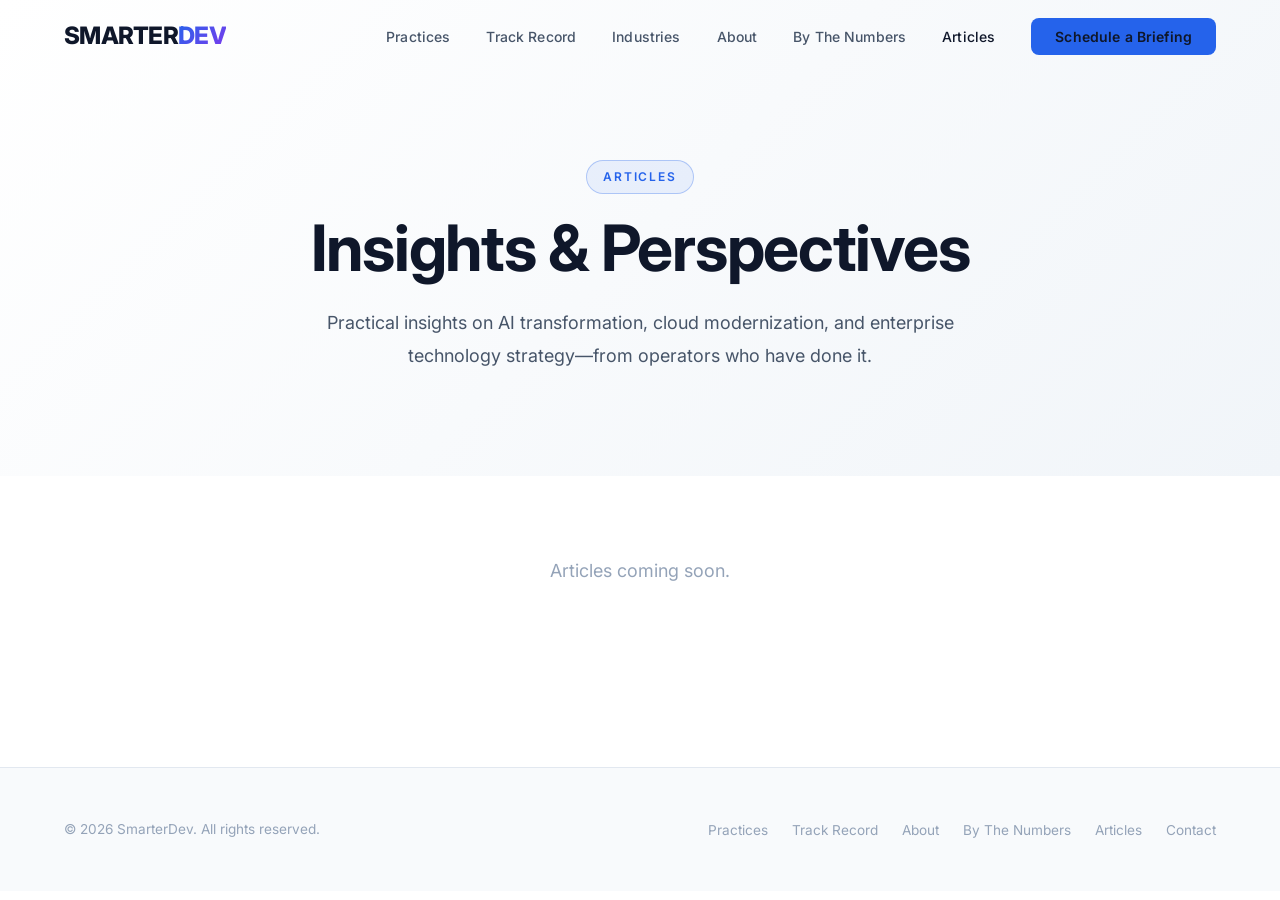
<file: articles.html>
<!DOCTYPE html>
<html lang="en">
<head>
  <meta charset="UTF-8">
  <meta name="viewport" content="width=device-width, initial-scale=1.0">
  <title>Articles | SmarterDev.ai</title>
  <meta name="description" content="Articles and insights from SmarterDev on AI transformation, cloud modernization, and enterprise technology strategy.">
  <link rel="preconnect" href="https://fonts.googleapis.com">
  <link rel="preconnect" href="https://fonts.gstatic.com" crossorigin>
  <link href="https://fonts.googleapis.com/css2?family=Inter:wght@400;500;600;700;800&display=swap" rel="stylesheet">
  <link rel="stylesheet" href="css/style.css">
</head>
<body>

  <!-- ============ NAVIGATION ============ -->
  <nav class="nav scrolled">
    <div class="container">
      <a href="index.html" class="nav-logo">SMARTER<span>DEV</span></a>
      <ul class="nav-links">
        <li><a href="index.html#practices">Practices</a></li>
        <li><a href="index.html#results">Track Record</a></li>
        <li><a href="index.html#industries">Industries</a></li>
        <li><a href="index.html#about">About</a></li>
        <li><a href="by-the-numbers/">By The Numbers</a></li>
        <li><a href="articles.html" class="active">Articles</a></li>
        <li><a href="index.html#contact" class="nav-cta">Schedule a Briefing</a></li>
      </ul>
      <button class="nav-toggle" aria-label="Toggle menu">
        <span></span><span></span><span></span>
      </button>
    </div>
  </nav>

  <!-- ============ ARTICLES HEADER ============ -->
  <section class="articles-header">
    <div class="container">
      <div class="section-header center fade-up">
        <span class="section-label">Articles</span>
        <h1 class="section-title">Insights &amp; Perspectives</h1>
        <p class="section-subtitle">
          Practical insights on AI transformation, cloud modernization, and enterprise
          technology strategy&mdash;from operators who have done it.
        </p>
      </div>
    </div>
  </section>

  <!-- ============ ARTICLES GRID ============ -->
  <section class="articles-list">
    <div class="container">
      <div class="articles-empty fade-up">
        <p>Articles coming soon.</p>
      </div>
    </div>
  </section>

  <!-- ============ FOOTER ============ -->
  <footer class="footer">
    <div class="container">
      <p class="footer-text">&copy; 2026 SmarterDev. All rights reserved.</p>
      <ul class="footer-links">
        <li><a href="index.html#practices">Practices</a></li>
        <li><a href="index.html#results">Track Record</a></li>
        <li><a href="index.html#about">About</a></li>
        <li><a href="by-the-numbers/">By The Numbers</a></li>
        <li><a href="articles.html">Articles</a></li>
        <li><a href="index.html#contact">Contact</a></li>
      </ul>
    </div>
  </footer>

  <script src="js/main.js"></script>
</body>
</html>
</file>
<file: css/style.css>
/* ============================================
   ANGENT, LLC - Technical Consultancy
   Style System
   ============================================ */

/* --- Reset & Base --- */
*, *::before, *::after {
  margin: 0;
  padding: 0;
  box-sizing: border-box;
}

:root {
  --bg-primary: #ffffff;
  --bg-secondary: #f8fafc;
  --bg-card: #ffffff;
  --bg-card-hover: #f1f5f9;
  --accent: #2563eb;
  --accent-bright: #3b82f6;
  --accent-glow: rgba(37, 99, 235, 0.08);
  --text-primary: #0f172a;
  --text-secondary: #475569;
  --text-muted: #94a3b8;
  --border: #e2e8f0;
  --border-accent: rgba(37, 99, 235, 0.3);
  --gradient-hero: linear-gradient(135deg, #ffffff 0%, #f8fafc 50%, #f1f5f9 100%);
  --gradient-accent: linear-gradient(135deg, #2563eb, #7c3aed);
  --shadow-card: 0 4px 24px rgba(0, 0, 0, 0.06);
  --shadow-glow: 0 0 40px rgba(37, 99, 235, 0.08);
  --font-heading: 'Inter', -apple-system, BlinkMacSystemFont, 'Segoe UI', sans-serif;
  --font-body: 'Inter', -apple-system, BlinkMacSystemFont, 'Segoe UI', sans-serif;
  --max-width: 1200px;
  --section-pad: 100px;
}

html {
  scroll-behavior: smooth;
  font-size: 16px;
}

body {
  font-family: var(--font-body);
  background: var(--bg-primary);
  color: var(--text-primary);
  line-height: 1.7;
  overflow-x: hidden;
  -webkit-font-smoothing: antialiased;
}

a {
  color: var(--accent-bright);
  text-decoration: none;
  transition: color 0.3s;
}

a:hover {
  color: var(--text-primary);
}

img {
  max-width: 100%;
  display: block;
}

.container {
  max-width: var(--max-width);
  margin: 0 auto;
  padding: 0 24px;
}

/* --- Typography --- */
h1, h2, h3, h4, h5 {
  font-family: var(--font-heading);
  font-weight: 700;
  line-height: 1.2;
  letter-spacing: -0.02em;
}

h1 { font-size: clamp(2.5rem, 5vw, 4rem); }
h2 { font-size: clamp(2rem, 4vw, 3rem); }
h3 { font-size: clamp(1.25rem, 2vw, 1.5rem); }

.section-label {
  display: inline-block;
  font-size: 0.75rem;
  font-weight: 600;
  letter-spacing: 0.15em;
  text-transform: uppercase;
  color: var(--accent);
  margin-bottom: 16px;
  padding: 6px 16px;
  border: 1px solid var(--border-accent);
  border-radius: 100px;
  background: var(--accent-glow);
}

.section-title {
  margin-bottom: 20px;
}

.section-subtitle {
  font-size: 1.125rem;
  color: var(--text-secondary);
  max-width: 680px;
  line-height: 1.8;
}

.section-header {
  margin-bottom: 64px;
}

.section-header.center {
  text-align: center;
}

.section-header.center .section-subtitle {
  margin: 0 auto;
}

/* --- Navigation --- */
.nav {
  position: fixed;
  top: 0;
  left: 0;
  right: 0;
  z-index: 1000;
  padding: 16px 0;
  transition: all 0.3s;
  background: transparent;
}

.nav.scrolled {
  background: rgba(255, 255, 255, 0.92);
  backdrop-filter: blur(20px);
  -webkit-backdrop-filter: blur(20px);
  border-bottom: 1px solid var(--border);
  padding: 12px 0;
}

.nav .container {
  display: flex;
  align-items: center;
  justify-content: space-between;
}

.nav-logo {
  font-size: 1.5rem;
  font-weight: 800;
  color: var(--text-primary);
  letter-spacing: -0.03em;
}

.nav-logo span {
  background: var(--gradient-accent);
  -webkit-background-clip: text;
  -webkit-text-fill-color: transparent;
  background-clip: text;
}

.nav-links {
  display: flex;
  align-items: center;
  gap: 36px;
  list-style: none;
}

.nav-links a {
  font-size: 0.875rem;
  font-weight: 500;
  color: var(--text-secondary);
  transition: color 0.3s;
  letter-spacing: 0.01em;
}

.nav-links a:hover {
  color: var(--text-primary);
}

.nav-cta {
  padding: 10px 24px !important;
  background: var(--accent) !important;
  color: var(--text-primary) !important;
  border-radius: 8px;
  font-weight: 600 !important;
  transition: all 0.3s !important;
}

.nav-cta:hover {
  background: var(--accent-bright) !important;
  transform: translateY(-1px);
}

.nav-toggle {
  display: none;
  flex-direction: column;
  gap: 5px;
  cursor: pointer;
  background: none;
  border: none;
  padding: 8px;
}

.nav-toggle span {
  display: block;
  width: 24px;
  height: 2px;
  background: var(--text-secondary);
  border-radius: 2px;
  transition: all 0.3s;
}

/* --- Hero --- */
.hero {
  min-height: 100vh;
  display: flex;
  align-items: center;
  background: var(--gradient-hero);
  position: relative;
  overflow: hidden;
  padding: 120px 0 var(--section-pad);
}

.hero::before {
  content: '';
  position: absolute;
  top: -50%;
  right: -20%;
  width: 800px;
  height: 800px;
  background: radial-gradient(circle, rgba(37, 99, 235, 0.06) 0%, transparent 70%);
  pointer-events: none;
}

.hero::after {
  content: '';
  position: absolute;
  bottom: -30%;
  left: -10%;
  width: 600px;
  height: 600px;
  background: radial-gradient(circle, rgba(124, 58, 237, 0.04) 0%, transparent 70%);
  pointer-events: none;
}

.hero .container {
  position: relative;
  z-index: 1;
}

.hero-content {
  max-width: 800px;
}

.hero-badge {
  display: inline-flex;
  align-items: center;
  gap: 8px;
  padding: 8px 20px;
  background: var(--accent-glow);
  border: 1px solid var(--border-accent);
  border-radius: 100px;
  font-size: 0.8rem;
  font-weight: 600;
  color: var(--accent-bright);
  margin-bottom: 32px;
  letter-spacing: 0.05em;
}

.hero-badge::before {
  content: '';
  width: 8px;
  height: 8px;
  background: var(--accent);
  border-radius: 50%;
  animation: pulse 2s infinite;
}

@keyframes pulse {
  0%, 100% { opacity: 1; }
  50% { opacity: 0.4; }
}

.hero h1 {
  margin-bottom: 28px;
}

.hero h1 .gradient-text {
  background: var(--gradient-accent);
  -webkit-background-clip: text;
  -webkit-text-fill-color: transparent;
  background-clip: text;
}

.hero-description {
  font-size: 1.2rem;
  color: var(--text-secondary);
  max-width: 640px;
  margin-bottom: 48px;
  line-height: 1.8;
}

.hero-actions {
  display: flex;
  gap: 16px;
  flex-wrap: wrap;
}

.btn {
  display: inline-flex;
  align-items: center;
  gap: 8px;
  padding: 14px 32px;
  font-size: 0.95rem;
  font-weight: 600;
  border-radius: 10px;
  cursor: pointer;
  transition: all 0.3s;
  border: none;
  font-family: var(--font-body);
}

.btn-primary {
  background: var(--accent);
  color: white;
  box-shadow: 0 4px 20px rgba(37, 99, 235, 0.2);
}

.btn-primary:hover {
  background: var(--accent-bright);
  transform: translateY(-2px);
  box-shadow: 0 8px 30px rgba(37, 99, 235, 0.25);
  color: white;
}

.btn-outline {
  background: transparent;
  color: var(--text-primary);
  border: 1px solid var(--border);
}

.btn-outline:hover {
  border-color: var(--accent);
  background: var(--accent-glow);
  color: var(--text-primary);
}

.hero-metrics {
  display: grid;
  grid-template-columns: repeat(4, 1fr);
  gap: 32px;
  margin-top: 80px;
  padding-top: 48px;
  border-top: 1px solid var(--border);
}

.metric {
  text-align: left;
}

.metric-value {
  font-size: 2.25rem;
  font-weight: 800;
  color: var(--text-primary);
  letter-spacing: -0.03em;
}

.metric-value span {
  color: var(--accent);
}

.metric-label {
  font-size: 0.85rem;
  color: var(--text-muted);
  margin-top: 4px;
}

/* --- Practices / Services --- */
.practices {
  padding: var(--section-pad) 0;
  background: var(--bg-secondary);
}

.practices-grid {
  display: grid;
  grid-template-columns: repeat(3, 1fr);
  gap: 24px;
}

.practice-card {
  background: var(--bg-card);
  border: 1px solid var(--border);
  border-radius: 16px;
  padding: 40px 32px;
  transition: all 0.4s;
  position: relative;
  overflow: hidden;
}

.practice-card::before {
  content: '';
  position: absolute;
  top: 0;
  left: 0;
  right: 0;
  height: 3px;
  background: var(--gradient-accent);
  opacity: 0;
  transition: opacity 0.4s;
}

.practice-card:hover {
  border-color: var(--border-accent);
  background: var(--bg-card-hover);
  transform: translateY(-4px);
  box-shadow: var(--shadow-glow);
}

.practice-card:hover::before {
  opacity: 1;
}

.practice-icon {
  width: 52px;
  height: 52px;
  display: flex;
  align-items: center;
  justify-content: center;
  background: var(--accent-glow);
  border: 1px solid var(--border-accent);
  border-radius: 12px;
  margin-bottom: 24px;
  font-size: 1.5rem;
}

.practice-card h3 {
  margin-bottom: 12px;
  color: var(--text-primary);
}

.practice-card p {
  color: var(--text-secondary);
  font-size: 0.95rem;
  margin-bottom: 20px;
  line-height: 1.7;
}

.practice-capabilities {
  list-style: none;
  display: flex;
  flex-wrap: wrap;
  gap: 8px;
}

.practice-capabilities li {
  font-size: 0.75rem;
  padding: 4px 12px;
  background: rgba(37, 99, 235, 0.06);
  border: 1px solid rgba(37, 99, 235, 0.12);
  border-radius: 100px;
  color: var(--accent-bright);
  font-weight: 500;
}

/* --- Results / Track Record --- */
.results {
  padding: var(--section-pad) 0;
  background: var(--bg-primary);
}

.results-grid {
  display: grid;
  grid-template-columns: repeat(2, 1fr);
  gap: 24px;
}

.result-card {
  background: var(--bg-card);
  border: 1px solid var(--border);
  border-radius: 16px;
  padding: 36px 32px;
  display: flex;
  gap: 24px;
  align-items: flex-start;
  transition: all 0.3s;
}

.result-card:hover {
  border-color: var(--border-accent);
  transform: translateY(-2px);
}

.result-stat {
  font-size: 2.5rem;
  font-weight: 800;
  background: var(--gradient-accent);
  -webkit-background-clip: text;
  -webkit-text-fill-color: transparent;
  background-clip: text;
  line-height: 1;
  flex-shrink: 0;
  min-width: 100px;
}

.result-content h4 {
  font-size: 1.05rem;
  font-weight: 600;
  color: var(--text-primary);
  margin-bottom: 6px;
}

.result-content p {
  font-size: 0.9rem;
  color: var(--text-secondary);
  line-height: 1.6;
}

/* --- Industries --- */
.industries {
  padding: var(--section-pad) 0;
  background: var(--bg-secondary);
}

.industries-grid {
  display: grid;
  grid-template-columns: repeat(4, 1fr);
  gap: 20px;
}

.industry-card {
  background: var(--bg-card);
  border: 1px solid var(--border);
  border-radius: 12px;
  padding: 32px 24px;
  text-align: center;
  transition: all 0.3s;
}

.industry-card:hover {
  border-color: var(--border-accent);
  background: var(--bg-card-hover);
  transform: translateY(-3px);
}

.industry-icon {
  font-size: 2rem;
  margin-bottom: 16px;
}

.industry-card h4 {
  font-size: 0.95rem;
  font-weight: 600;
  color: var(--text-primary);
  margin-bottom: 8px;
}

.industry-card p {
  font-size: 0.8rem;
  color: var(--text-muted);
  line-height: 1.5;
}

/* --- About / Team --- */
.about {
  padding: var(--section-pad) 0;
  background: var(--bg-primary);
}

.about-grid {
  display: grid;
  grid-template-columns: 1fr 1fr;
  gap: 64px;
  align-items: center;
}

.about-content .section-subtitle {
  margin-bottom: 32px;
}

.about-highlights {
  list-style: none;
  display: flex;
  flex-direction: column;
  gap: 16px;
}

.about-highlights li {
  display: flex;
  align-items: flex-start;
  gap: 12px;
  font-size: 0.95rem;
  color: var(--text-secondary);
}

.about-highlights li::before {
  content: '';
  width: 8px;
  height: 8px;
  background: var(--accent);
  border-radius: 50%;
  flex-shrink: 0;
  margin-top: 8px;
}

.about-stats {
  display: grid;
  grid-template-columns: 1fr 1fr;
  gap: 20px;
}

.about-stat {
  background: var(--bg-card);
  border: 1px solid var(--border);
  border-radius: 16px;
  padding: 32px 24px;
  text-align: center;
}

.about-stat-value {
  font-size: 2.5rem;
  font-weight: 800;
  color: var(--accent-bright);
  letter-spacing: -0.03em;
}

.about-stat-label {
  font-size: 0.85rem;
  color: var(--text-muted);
  margin-top: 4px;
}

/* --- CTA Banner --- */
.cta-banner {
  padding: var(--section-pad) 0;
  background: var(--bg-secondary);
  position: relative;
  overflow: hidden;
}

.cta-banner::before {
  content: '';
  position: absolute;
  top: 50%;
  left: 50%;
  transform: translate(-50%, -50%);
  width: 600px;
  height: 600px;
  background: radial-gradient(circle, rgba(37, 99, 235, 0.06) 0%, transparent 70%);
  pointer-events: none;
}

.cta-inner {
  text-align: center;
  position: relative;
  z-index: 1;
}

.cta-inner h2 {
  margin-bottom: 16px;
}

.cta-inner p {
  font-size: 1.1rem;
  color: var(--text-secondary);
  max-width: 560px;
  margin: 0 auto 40px;
}

/* --- Contact --- */
.contact {
  padding: var(--section-pad) 0;
  background: var(--bg-primary);
}

.contact-grid {
  display: grid;
  grid-template-columns: 1fr 1fr;
  gap: 64px;
}

.contact-info {
  display: flex;
  flex-direction: column;
  gap: 32px;
}

.contact-item {
  display: flex;
  gap: 16px;
  align-items: flex-start;
}

.contact-item-icon {
  width: 48px;
  height: 48px;
  display: flex;
  align-items: center;
  justify-content: center;
  background: var(--accent-glow);
  border: 1px solid var(--border-accent);
  border-radius: 12px;
  flex-shrink: 0;
  font-size: 1.2rem;
}

.contact-item h4 {
  font-size: 0.95rem;
  font-weight: 600;
  color: var(--text-primary);
  margin-bottom: 4px;
}

.contact-item p {
  font-size: 0.9rem;
  color: var(--text-secondary);
}

.contact-form {
  display: flex;
  flex-direction: column;
  gap: 20px;
}

.form-row {
  display: grid;
  grid-template-columns: 1fr 1fr;
  gap: 20px;
}

.form-group {
  display: flex;
  flex-direction: column;
  gap: 6px;
}

.form-group label {
  font-size: 0.8rem;
  font-weight: 600;
  color: var(--text-secondary);
  text-transform: uppercase;
  letter-spacing: 0.05em;
}

.form-group input,
.form-group textarea,
.form-group select {
  padding: 14px 16px;
  background: var(--bg-card);
  border: 1px solid var(--border);
  border-radius: 10px;
  color: var(--text-primary);
  font-family: var(--font-body);
  font-size: 0.95rem;
  transition: border-color 0.3s;
  outline: none;
}

.form-group input:focus,
.form-group textarea:focus,
.form-group select:focus {
  border-color: var(--accent);
}

.form-group textarea {
  resize: vertical;
  min-height: 120px;
}

.form-group select option {
  background: var(--bg-card);
}

/* --- Footer --- */
.footer {
  padding: 48px 0;
  background: var(--bg-secondary);
  border-top: 1px solid var(--border);
}

.footer .container {
  display: flex;
  justify-content: space-between;
  align-items: center;
}

.footer-text {
  font-size: 0.85rem;
  color: var(--text-muted);
}

.footer-links {
  display: flex;
  gap: 24px;
  list-style: none;
}

.footer-links a {
  font-size: 0.85rem;
  color: var(--text-muted);
}

.footer-links a:hover {
  color: var(--text-primary);
}

/* --- Articles Page --- */
.articles-header {
  padding: 160px 0 40px;
  background: var(--gradient-hero);
}

.articles-list {
  padding: 0 0 var(--section-pad);
  background: var(--bg-primary);
}

.articles-grid {
  display: grid;
  grid-template-columns: repeat(3, 1fr);
  gap: 32px;
}

.articles-empty {
  text-align: center;
  padding: 80px 0;
  color: var(--text-muted);
  font-size: 1.125rem;
}

.nav-links a.active {
  color: var(--text-primary);
}

/* --- Animations --- */
.fade-up {
  opacity: 0;
  transform: translateY(30px);
  transition: opacity 0.6s ease, transform 0.6s ease;
}

.fade-up.visible {
  opacity: 1;
  transform: translateY(0);
}

/* --- Responsive --- */
@media (max-width: 1024px) {
  .articles-grid {
    grid-template-columns: repeat(2, 1fr);
  }

  .practices-grid {
    grid-template-columns: repeat(2, 1fr);
  }

  .hero-metrics {
    grid-template-columns: repeat(2, 1fr);
    gap: 24px;
  }

  .industries-grid {
    grid-template-columns: repeat(2, 1fr);
  }
}

@media (max-width: 768px) {
  :root {
    --section-pad: 64px;
  }

  .nav-links {
    display: none;
    position: absolute;
    top: 100%;
    left: 0;
    right: 0;
    background: rgba(255, 255, 255, 0.98);
    backdrop-filter: blur(20px);
    flex-direction: column;
    padding: 24px;
    gap: 16px;
    border-bottom: 1px solid var(--border);
  }

  .nav-links.active {
    display: flex;
  }

  .nav-toggle {
    display: flex;
  }

  .articles-grid {
    grid-template-columns: 1fr;
  }

  .practices-grid {
    grid-template-columns: 1fr;
  }

  .results-grid {
    grid-template-columns: 1fr;
  }

  .about-grid {
    grid-template-columns: 1fr;
    gap: 40px;
  }

  .contact-grid {
    grid-template-columns: 1fr;
    gap: 40px;
  }

  .form-row {
    grid-template-columns: 1fr;
  }

  .hero-metrics {
    grid-template-columns: 1fr 1fr;
  }

  .industries-grid {
    grid-template-columns: 1fr 1fr;
  }

  .result-card {
    flex-direction: column;
    gap: 12px;
  }

  .footer .container {
    flex-direction: column;
    gap: 16px;
    text-align: center;
  }
}

@media (max-width: 480px) {
  .hero-metrics {
    grid-template-columns: 1fr;
  }

  .industries-grid {
    grid-template-columns: 1fr;
  }

  .about-stats {
    grid-template-columns: 1fr;
  }

  .hero-actions {
    flex-direction: column;
  }

  .btn {
    justify-content: center;
  }
}
</file>
